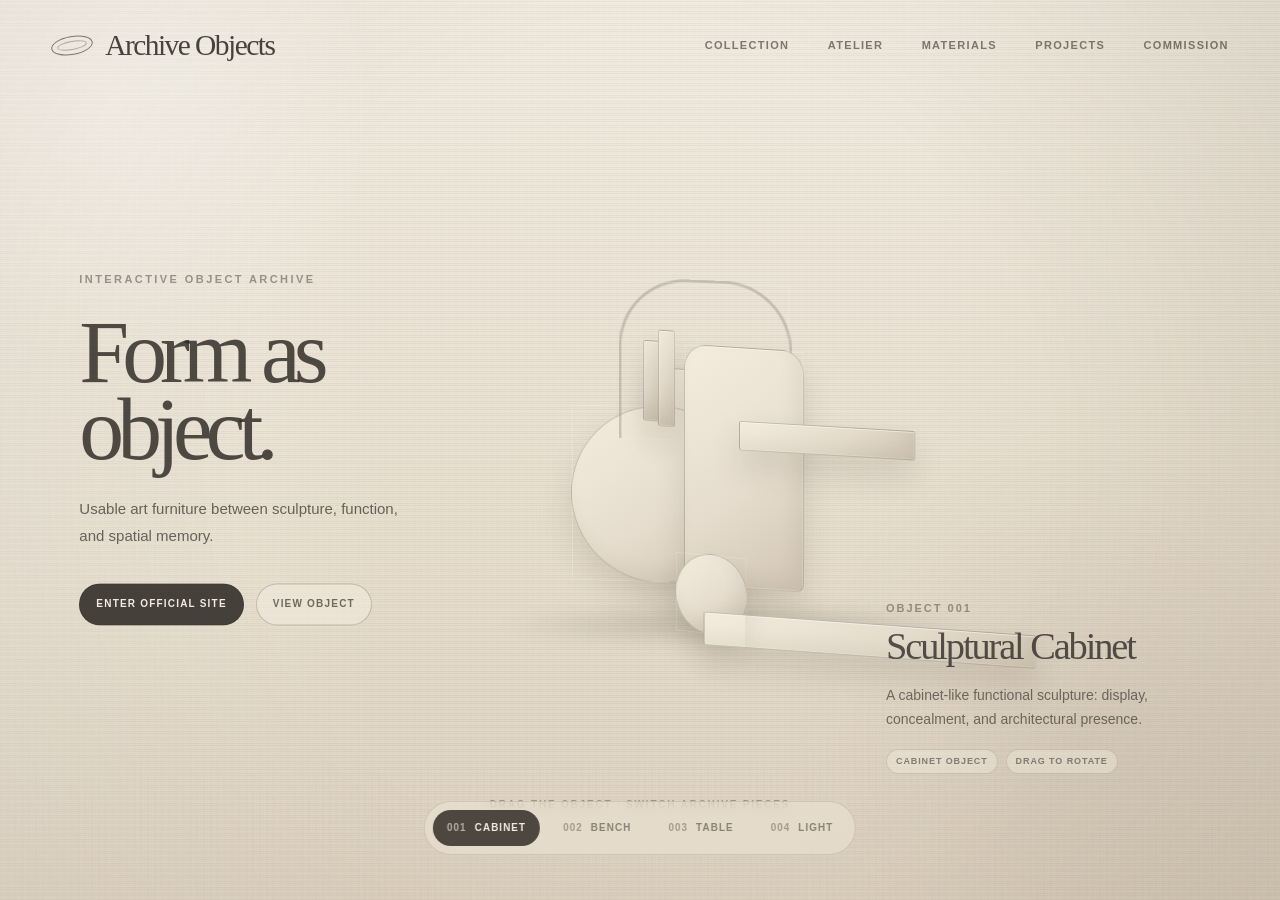
<file: index.html>
<!doctype html>
<html lang="en">
<head>
  <meta charset="utf-8" />
  <meta name="viewport" content="width=device-width, initial-scale=1" />
  <title>Archive Objects | Sculptural Entrance v2.5</title>
  <meta name="description" content="Archive Objects interactive sculptural entrance: rotate and switch non-realistic 3D art furniture objects." />
  <link rel="stylesheet" href="styles.css" />
</head>
<body>
  <!--
    文件/模块目的：
    v2.5 入口页改为艺术肌理背景 + 可旋转非写实 3D 雕塑家具 + 作品切换。

    输入输出与规则：
    输入为纯 HTML/CSS/JS；输出为可线上运行的静态入口页。
    不依赖外部库、CDN、后端或真实 GLB 文件；后续有真实模型时可替换中央 CSS 3D 草模。

    关键步骤为什么这样做：
    用户要的不是科技渲染器，而是“艺术家具品牌入口装置”。先用可交互 3D 草模建立方向，保留艺术感、留白和材质背景。
  -->
  <main class="entrance-shell" id="entranceShell">
    <header class="entrance-header" aria-label="Primary navigation">
      <a class="brand" href="index.html" aria-label="Archive Objects home">
        <span class="brand-mark" aria-hidden="true"></span>
        <span>Archive Objects</span>
      </a>
      <nav class="entrance-nav">
        <a href="collection.html">Collection</a>
        <a href="atelier.html">Atelier</a>
        <a href="materials.html">Materials</a>
        <a href="project-studies.html">Projects</a>
        <a href="commission.html">Commission</a>
      </nav>
    </header>

    <section class="art-entrance" aria-label="Interactive sculptural object entrance">
      <div class="paper-field" aria-hidden="true"></div>
      <div class="left-copy" aria-label="Brand introduction">
        <p class="eyebrow">Interactive object archive</p>
        <h1>Form as object.</h1>
        <p>Usable art furniture between sculpture, function, and spatial memory.</p>
        <div class="entry-actions">
          <a class="primary-link" id="enterOfficial" href="official.html">Enter official site</a>
          <a class="secondary-link" id="viewObject" href="products/cabinet.html">View object</a>
        </div>
      </div>

      <div class="object-stage" id="objectStage" aria-label="Drag to rotate the current 3D object">
        <div class="stage-shadow" aria-hidden="true"></div>
        <div class="model-wrap" id="modelWrap">
          <div class="sculpture-model model--cabinet" id="sculptureModel" aria-hidden="true">
            <div class="piece slab slab-main"></div>
            <div class="piece slab slab-back"></div>
            <div class="piece disc disc-large"></div>
            <div class="piece disc disc-small"></div>
            <div class="piece beam beam-low"></div>
            <div class="piece beam beam-high"></div>
            <div class="piece pin pin-left"></div>
            <div class="piece pin pin-right"></div>
            <div class="piece arch arch-line"></div>
          </div>
        </div>
      </div>

      <aside class="object-panel" aria-live="polite">
        <p class="object-id" id="objectId">Object 001</p>
        <h2 id="objectName">Sculptural Cabinet</h2>
        <p id="objectText">A cabinet-like functional sculpture: display, concealment, and architectural presence.</p>
        <div class="object-meta"><span id="objectType">Cabinet Object</span><span>Drag to rotate</span></div>
      </aside>

      <div class="object-switcher" aria-label="Switch entrance object">
        <button type="button" class="is-active" data-object="cabinet"><span>001</span>Cabinet</button>
        <button type="button" data-object="bench"><span>002</span>Bench</button>
        <button type="button" data-object="table"><span>003</span>Table</button>
        <button type="button" data-object="light"><span>004</span>Light</button>
      </div>

      <div class="rotate-hint" aria-hidden="true">Drag the object · switch archive pieces</div>
    </section>
  </main>
  <script src="script.js"></script>
</body>
</html>
</file>
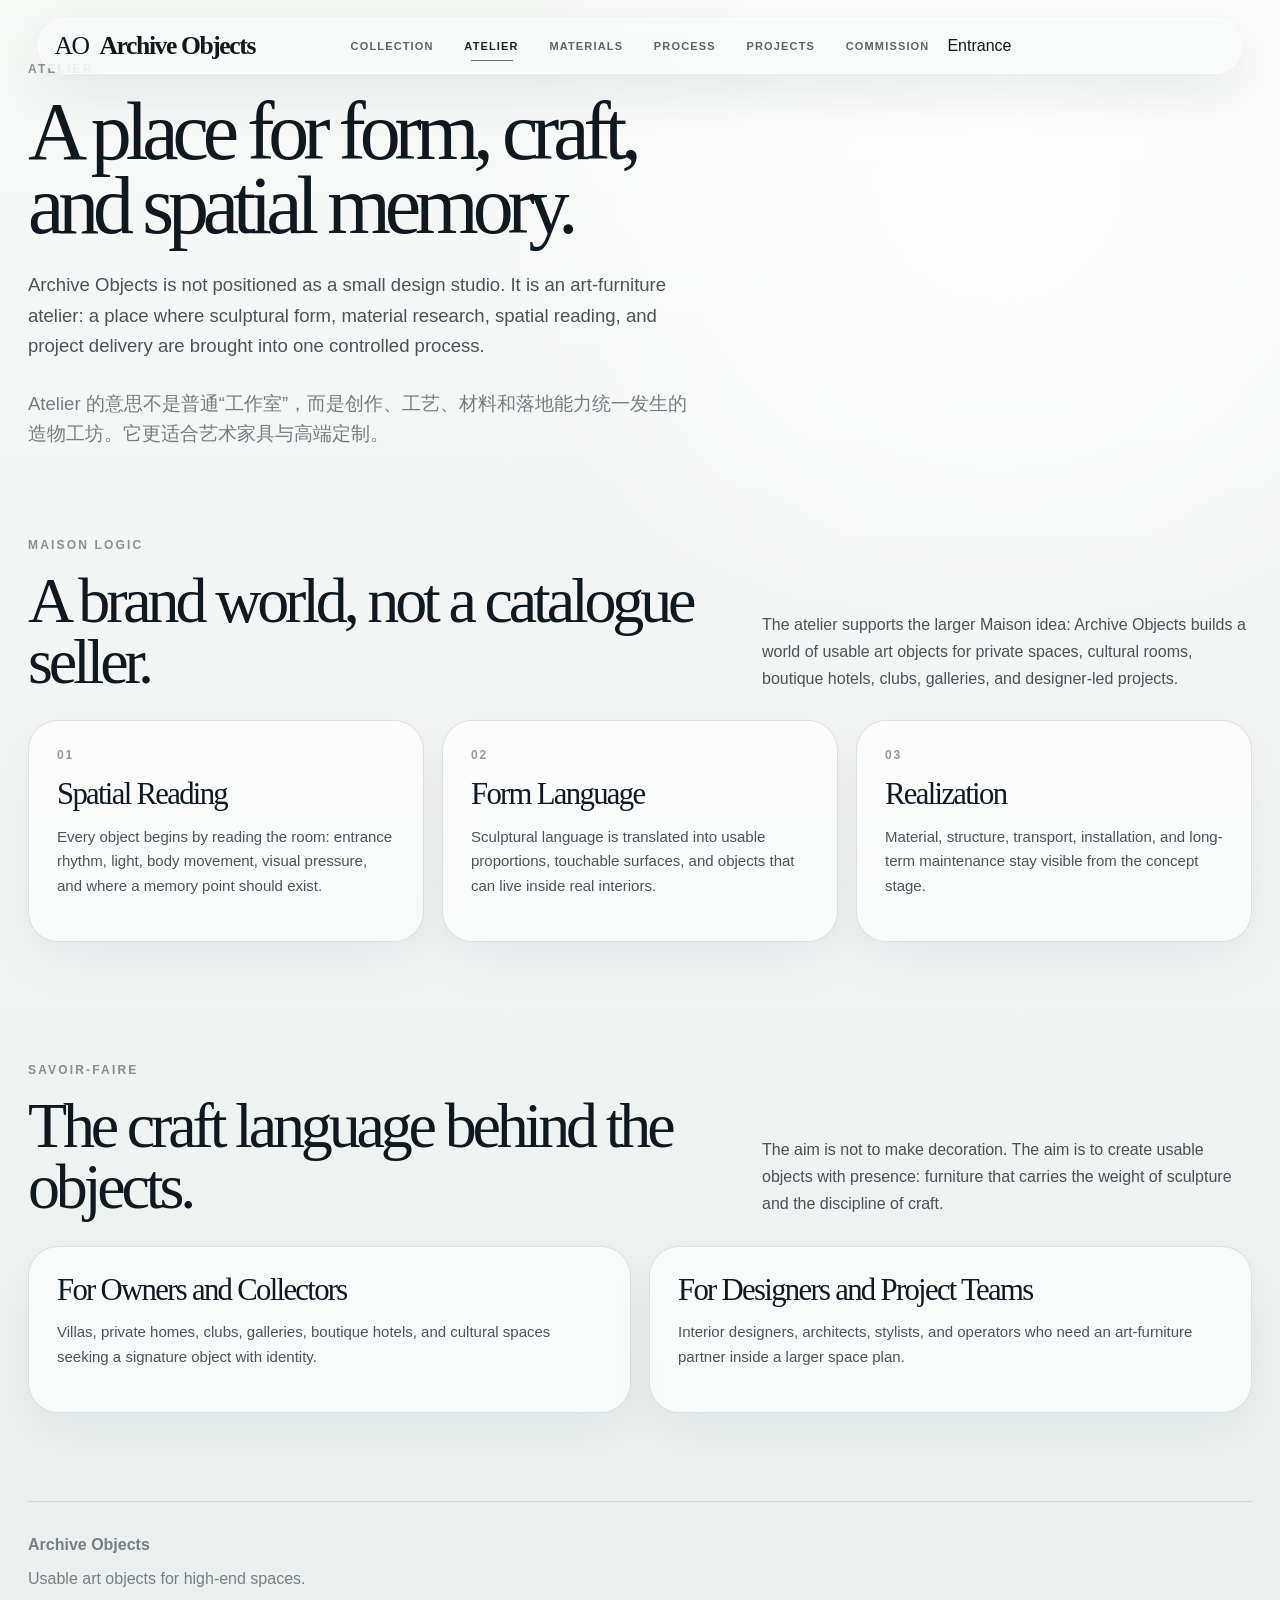
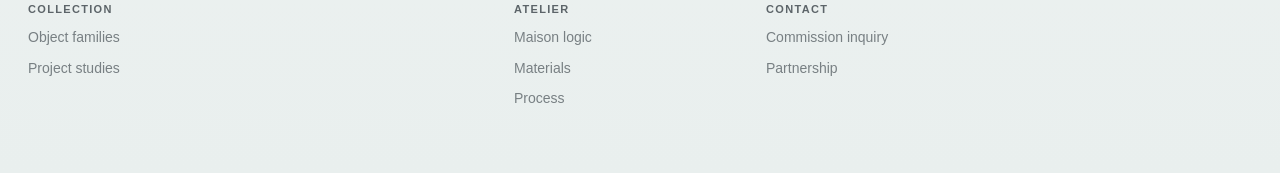
<file: atelier.html>
<!doctype html>
<html lang="en">
<head>
  <meta charset="utf-8" />
  <meta name="viewport" content="width=device-width, initial-scale=1" />
  <title>Archive Objects | Atelier</title>
  <meta name="description" content="Atelier, design method, and craft logic behind Archive Objects." />
  <link rel="stylesheet" href="official.css" />
</head>
<body class="official-body">
<header class="official-header">
  <a class="official-brand" href="official.html"><span>AO</span><strong>Archive Objects</strong></a>
  <nav class="official-nav" aria-label="Official navigation">
    <a data-page href="collection.html">Collection</a>
    <a data-page href="atelier.html">Atelier</a>
    <a data-page href="materials.html">Materials</a>
    <a data-page href="process.html">Process</a>
    <a data-page href="project-studies.html">Projects</a>
    <a data-page href="commission.html">Commission</a>
  </nav>
  <a class="official-cta" href="../index.html">Entrance</a>
</header>
<main class="official-main">
  <section class="page-hero compact">
    <div>
      <p class="page-kicker">Atelier</p>
      <h1 class="page-title medium">A place for form, craft, and spatial memory.</h1>
      <p class="page-lede">Archive Objects is not positioned as a small design studio. It is an art-furniture atelier: a place where sculptural form, material research, spatial reading, and project delivery are brought into one controlled process.</p>
      <p class="page-lede cn">Atelier 的意思不是普通“工作室”，而是创作、工艺、材料和落地能力统一发生的造物工坊。它更适合艺术家具与高端定制。</p>
    </div>
  </section>

  <section class="section-block">
    <div class="section-head">
      <div>
        <p class="section-kicker">Maison Logic</p>
        <h2 class="section-title">A brand world, not a catalogue seller.</h2>
      </div>
      <p class="section-copy">The atelier supports the larger Maison idea: Archive Objects builds a world of usable art objects for private spaces, cultural rooms, boutique hotels, clubs, galleries, and designer-led projects.</p>
    </div>
    <div class="content-grid three">
      <article class="info-card"><span class="card-index">01</span><h2>Spatial Reading</h2><p>Every object begins by reading the room: entrance rhythm, light, body movement, visual pressure, and where a memory point should exist.</p></article>
      <article class="info-card"><span class="card-index">02</span><h2>Form Language</h2><p>Sculptural language is translated into usable proportions, touchable surfaces, and objects that can live inside real interiors.</p></article>
      <article class="info-card"><span class="card-index">03</span><h2>Realization</h2><p>Material, structure, transport, installation, and long-term maintenance stay visible from the concept stage.</p></article>
    </div>
  </section>

  <section class="section-block">
    <div class="section-head">
      <div>
        <p class="section-kicker">Savoir-faire</p>
        <h2 class="section-title">The craft language behind the objects.</h2>
      </div>
      <p class="section-copy">The aim is not to make decoration. The aim is to create usable objects with presence: furniture that carries the weight of sculpture and the discipline of craft.</p>
    </div>
    <div class="content-grid two">
      <article class="info-card"><h2>For Owners and Collectors</h2><p>Villas, private homes, clubs, galleries, boutique hotels, and cultural spaces seeking a signature object with identity.</p></article>
      <article class="info-card"><h2>For Designers and Project Teams</h2><p>Interior designers, architects, stylists, and operators who need an art-furniture partner inside a larger space plan.</p></article>
    </div>
  </section>
</main>
<footer class="official-footer"><div><strong>Archive Objects</strong><p>Usable art objects for high-end spaces.</p></div><div class="footer-grid"><div><h3>Collection</h3><a href="collection.html">Object families</a><a href="project-studies.html">Project studies</a></div><div><h3>Atelier</h3><a href="atelier.html">Maison logic</a><a href="materials.html">Materials</a><a href="process.html">Process</a></div><div><h3>Contact</h3><a href="commission.html">Commission inquiry</a><a href="contact.html">Partnership</a></div></div></footer>
<script src="official.js"></script>
</body>
</html>
</file>
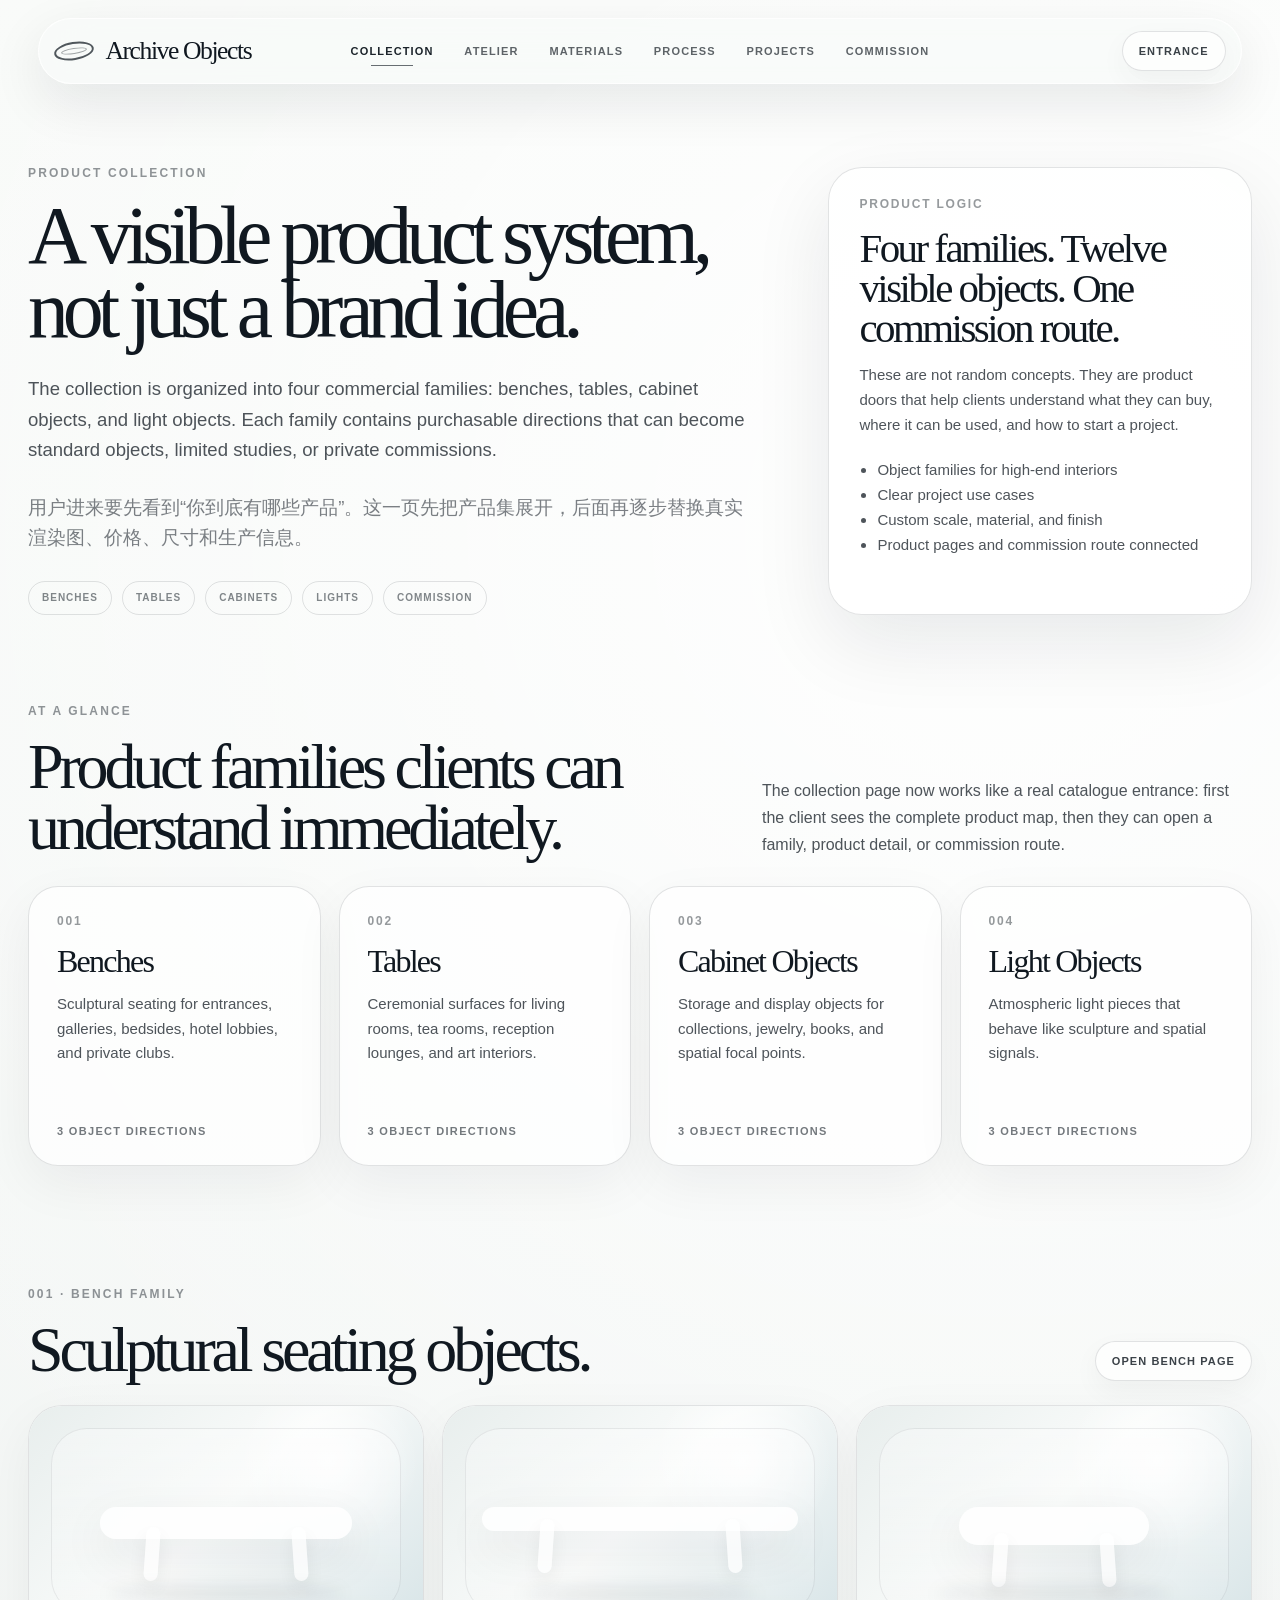
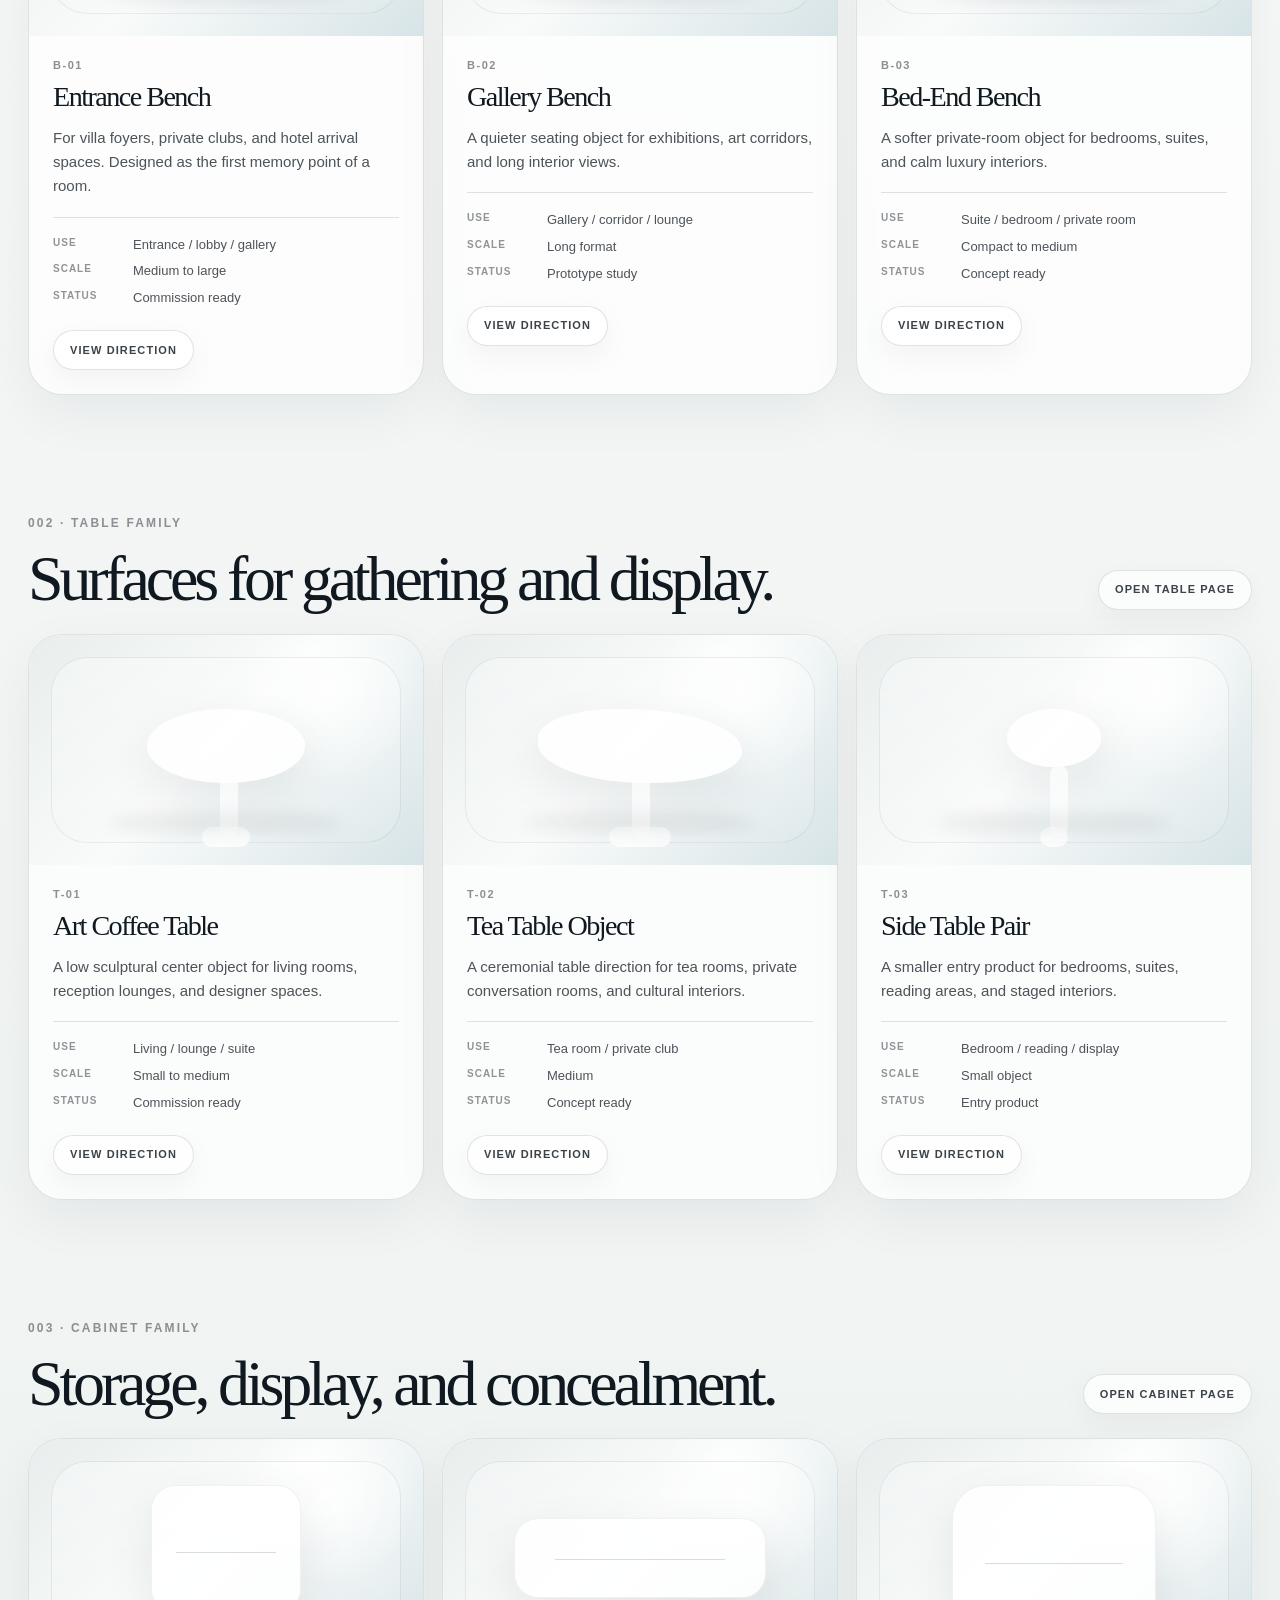
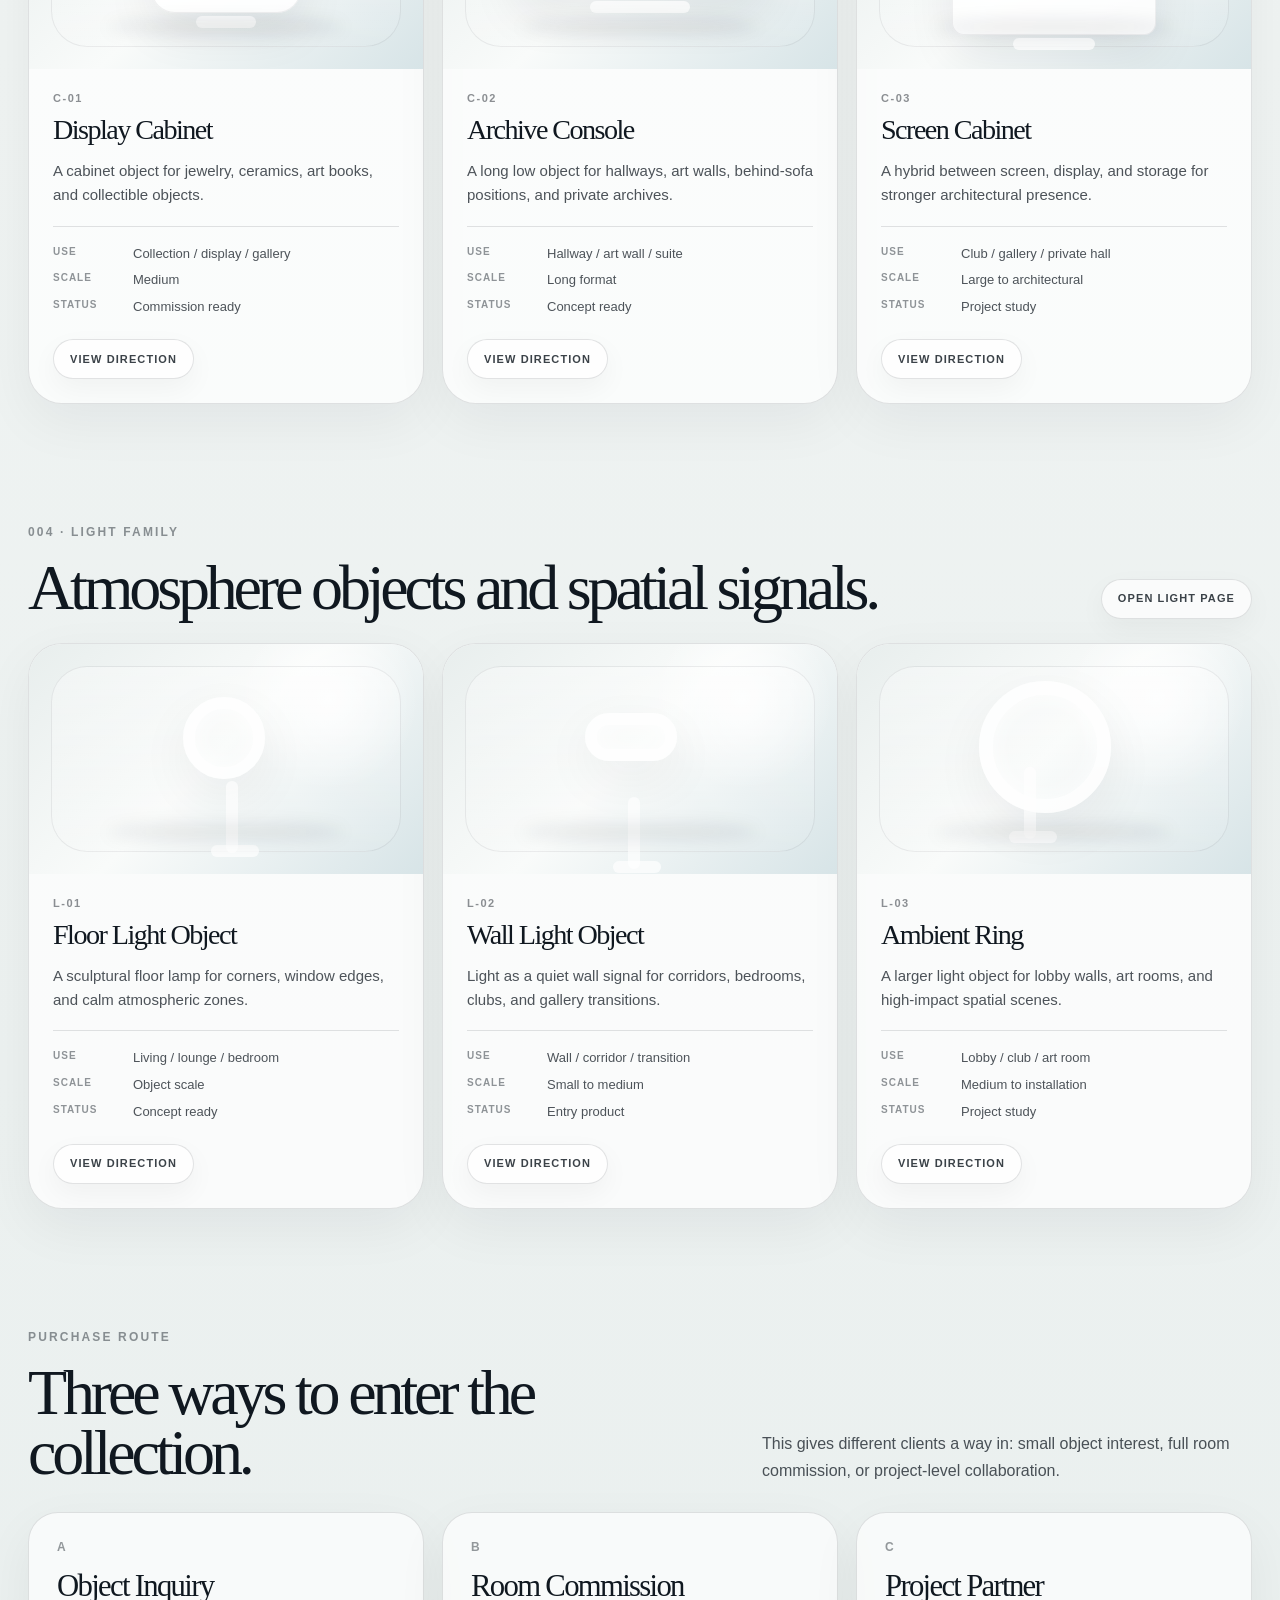
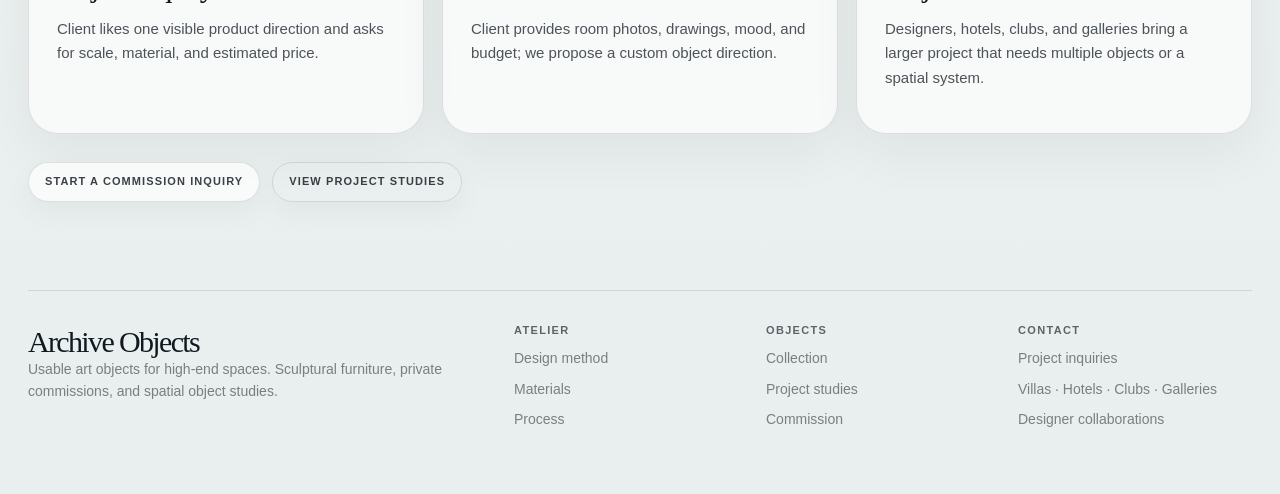
<file: collection.html>
<!doctype html>
<html lang="en">
<head>
  <meta charset="utf-8" />
  <meta name="viewport" content="width=device-width, initial-scale=1" />
  <title>Archive Objects | Collection</title>
  <meta name="description" content="Collection of sculptural benches, art tables, cabinet objects, and light objects." />
  <link rel="stylesheet" href="official.css" />
</head>
<body>
  <!--
    文件/模块目的：
    Archive Objects 官方站独立页面。入口页负责第一眼氛围，官方页面负责解释、信任和转化。

    输入输出与规则：
    输入为本地静态资源；输出为可双击打开的多页面官网。
    导航跳转到独立 HTML 页面，不再把所有内容塞在一个长页面里。

    关键步骤为什么这样做：
    高端定制客户需要分层理解：先看品牌，再看产品、方法、材料、流程、案例，最后进入委托咨询。
  -->
  <div class="official-shell ">
    
<header class="official-header" aria-label="Official navigation">
  <a class="official-brand" href="official.html"><span class="brand-icon" aria-hidden="true"></span><span>Archive Objects</span></a>
  <nav class="official-nav">
    <a data-page href="collection.html">Collection</a>
    <a data-page href="atelier.html">Atelier</a>
    <a data-page href="materials.html">Materials</a>
    <a data-page href="process.html">Process</a>
    <a data-page href="project-studies.html">Projects</a>
    <a data-page href="commission.html">Commission</a>
  </nav>
  <div class="official-actions"><a class="pill-link" href="index.html">Entrance</a></div>
</header>

    

<main class="official-main">
  <section class="page-hero compact collection-hero">
    <div>
      <p class="page-kicker">Product Collection</p>
      <h1 class="page-title medium">A visible product system, not just a brand idea.</h1>
      <p class="page-lede">The collection is organized into four commercial families: benches, tables, cabinet objects, and light objects. Each family contains purchasable directions that can become standard objects, limited studies, or private commissions.</p>
      <p class="page-lede cn">用户进来要先看到“你到底有哪些产品”。这一页先把产品集展开，后面再逐步替换真实渲染图、价格、尺寸和生产信息。</p>
      <div class="product-nav catalog-nav">
        <a href="#bench-family">Benches</a>
        <a href="#table-family">Tables</a>
        <a href="#cabinet-family">Cabinets</a>
        <a href="#light-family">Lights</a>
        <a href="commission.html">Commission</a>
      </div>
    </div>
    <aside class="collection-summary-card">
      <span class="card-index">Product Logic</span>
      <h2>Four families. Twelve visible objects. One commission route.</h2>
      <p>These are not random concepts. They are product doors that help clients understand what they can buy, where it can be used, and how to start a project.</p>
      <ul>
        <li>Object families for high-end interiors</li>
        <li>Clear project use cases</li>
        <li>Custom scale, material, and finish</li>
        <li>Product pages and commission route connected</li>
      </ul>
    </aside>
  </section>

  <section class="section-block product-catalog-overview">
    <div class="section-head">
      <div>
        <p class="section-kicker">At a Glance</p>
        <h2 class="section-title">Product families clients can understand immediately.</h2>
      </div>
      <p class="section-copy">The collection page now works like a real catalogue entrance: first the client sees the complete product map, then they can open a family, product detail, or commission route.</p>
    </div>
    <div class="family-grid">
      <a class="family-card" href="#bench-family"><span class="card-index">001</span><h2>Benches</h2><p>Sculptural seating for entrances, galleries, bedsides, hotel lobbies, and private clubs.</p><strong>3 object directions</strong></a>
      <a class="family-card" href="#table-family"><span class="card-index">002</span><h2>Tables</h2><p>Ceremonial surfaces for living rooms, tea rooms, reception lounges, and art interiors.</p><strong>3 object directions</strong></a>
      <a class="family-card" href="#cabinet-family"><span class="card-index">003</span><h2>Cabinet Objects</h2><p>Storage and display objects for collections, jewelry, books, and spatial focal points.</p><strong>3 object directions</strong></a>
      <a class="family-card" href="#light-family"><span class="card-index">004</span><h2>Light Objects</h2><p>Atmospheric light pieces that behave like sculpture and spatial signals.</p><strong>3 object directions</strong></a>
    </div>
  </section>

  <section class="section-block catalog-family" id="bench-family">
    <div class="catalog-family-head">
      <div><p class="section-kicker">001 · Bench Family</p><h2 class="section-title">Sculptural seating objects.</h2></div>
      <a class="page-button" href="products/bench.html">Open bench page</a>
    </div>
    <div class="catalog-grid">
      <article class="catalog-card"><div class="catalog-visual bench-a" aria-hidden="true"><span></span></div><div class="catalog-body"><span class="product-code">B-01</span><h3>Entrance Bench</h3><p>For villa foyers, private clubs, and hotel arrival spaces. Designed as the first memory point of a room.</p><dl><dt>Use</dt><dd>Entrance / lobby / gallery</dd><dt>Scale</dt><dd>Medium to large</dd><dt>Status</dt><dd>Commission ready</dd></dl><a class="text-link" href="products/bench.html">View direction</a></div></article>
      <article class="catalog-card"><div class="catalog-visual bench-b" aria-hidden="true"><span></span></div><div class="catalog-body"><span class="product-code">B-02</span><h3>Gallery Bench</h3><p>A quieter seating object for exhibitions, art corridors, and long interior views.</p><dl><dt>Use</dt><dd>Gallery / corridor / lounge</dd><dt>Scale</dt><dd>Long format</dd><dt>Status</dt><dd>Prototype study</dd></dl><a class="text-link" href="products/bench.html">View direction</a></div></article>
      <article class="catalog-card"><div class="catalog-visual bench-c" aria-hidden="true"><span></span></div><div class="catalog-body"><span class="product-code">B-03</span><h3>Bed-End Bench</h3><p>A softer private-room object for bedrooms, suites, and calm luxury interiors.</p><dl><dt>Use</dt><dd>Suite / bedroom / private room</dd><dt>Scale</dt><dd>Compact to medium</dd><dt>Status</dt><dd>Concept ready</dd></dl><a class="text-link" href="products/bench.html">View direction</a></div></article>
    </div>
  </section>

  <section class="section-block catalog-family" id="table-family">
    <div class="catalog-family-head">
      <div><p class="section-kicker">002 · Table Family</p><h2 class="section-title">Surfaces for gathering and display.</h2></div>
      <a class="page-button" href="products/table.html">Open table page</a>
    </div>
    <div class="catalog-grid">
      <article class="catalog-card"><div class="catalog-visual table-a" aria-hidden="true"><span></span></div><div class="catalog-body"><span class="product-code">T-01</span><h3>Art Coffee Table</h3><p>A low sculptural center object for living rooms, reception lounges, and designer spaces.</p><dl><dt>Use</dt><dd>Living / lounge / suite</dd><dt>Scale</dt><dd>Small to medium</dd><dt>Status</dt><dd>Commission ready</dd></dl><a class="text-link" href="products/table.html">View direction</a></div></article>
      <article class="catalog-card"><div class="catalog-visual table-b" aria-hidden="true"><span></span></div><div class="catalog-body"><span class="product-code">T-02</span><h3>Tea Table Object</h3><p>A ceremonial table direction for tea rooms, private conversation rooms, and cultural interiors.</p><dl><dt>Use</dt><dd>Tea room / private club</dd><dt>Scale</dt><dd>Medium</dd><dt>Status</dt><dd>Concept ready</dd></dl><a class="text-link" href="products/table.html">View direction</a></div></article>
      <article class="catalog-card"><div class="catalog-visual table-c" aria-hidden="true"><span></span></div><div class="catalog-body"><span class="product-code">T-03</span><h3>Side Table Pair</h3><p>A smaller entry product for bedrooms, suites, reading areas, and staged interiors.</p><dl><dt>Use</dt><dd>Bedroom / reading / display</dd><dt>Scale</dt><dd>Small object</dd><dt>Status</dt><dd>Entry product</dd></dl><a class="text-link" href="products/table.html">View direction</a></div></article>
    </div>
  </section>

  <section class="section-block catalog-family" id="cabinet-family">
    <div class="catalog-family-head">
      <div><p class="section-kicker">003 · Cabinet Family</p><h2 class="section-title">Storage, display, and concealment.</h2></div>
      <a class="page-button" href="products/cabinet.html">Open cabinet page</a>
    </div>
    <div class="catalog-grid">
      <article class="catalog-card"><div class="catalog-visual cabinet-a" aria-hidden="true"><span></span></div><div class="catalog-body"><span class="product-code">C-01</span><h3>Display Cabinet</h3><p>A cabinet object for jewelry, ceramics, art books, and collectible objects.</p><dl><dt>Use</dt><dd>Collection / display / gallery</dd><dt>Scale</dt><dd>Medium</dd><dt>Status</dt><dd>Commission ready</dd></dl><a class="text-link" href="products/cabinet.html">View direction</a></div></article>
      <article class="catalog-card"><div class="catalog-visual cabinet-b" aria-hidden="true"><span></span></div><div class="catalog-body"><span class="product-code">C-02</span><h3>Archive Console</h3><p>A long low object for hallways, art walls, behind-sofa positions, and private archives.</p><dl><dt>Use</dt><dd>Hallway / art wall / suite</dd><dt>Scale</dt><dd>Long format</dd><dt>Status</dt><dd>Concept ready</dd></dl><a class="text-link" href="products/cabinet.html">View direction</a></div></article>
      <article class="catalog-card"><div class="catalog-visual cabinet-c" aria-hidden="true"><span></span></div><div class="catalog-body"><span class="product-code">C-03</span><h3>Screen Cabinet</h3><p>A hybrid between screen, display, and storage for stronger architectural presence.</p><dl><dt>Use</dt><dd>Club / gallery / private hall</dd><dt>Scale</dt><dd>Large to architectural</dd><dt>Status</dt><dd>Project study</dd></dl><a class="text-link" href="products/cabinet.html">View direction</a></div></article>
    </div>
  </section>

  <section class="section-block catalog-family" id="light-family">
    <div class="catalog-family-head">
      <div><p class="section-kicker">004 · Light Family</p><h2 class="section-title">Atmosphere objects and spatial signals.</h2></div>
      <a class="page-button" href="products/lamp.html">Open light page</a>
    </div>
    <div class="catalog-grid">
      <article class="catalog-card"><div class="catalog-visual light-a" aria-hidden="true"><span></span></div><div class="catalog-body"><span class="product-code">L-01</span><h3>Floor Light Object</h3><p>A sculptural floor lamp for corners, window edges, and calm atmospheric zones.</p><dl><dt>Use</dt><dd>Living / lounge / bedroom</dd><dt>Scale</dt><dd>Object scale</dd><dt>Status</dt><dd>Concept ready</dd></dl><a class="text-link" href="products/lamp.html">View direction</a></div></article>
      <article class="catalog-card"><div class="catalog-visual light-b" aria-hidden="true"><span></span></div><div class="catalog-body"><span class="product-code">L-02</span><h3>Wall Light Object</h3><p>Light as a quiet wall signal for corridors, bedrooms, clubs, and gallery transitions.</p><dl><dt>Use</dt><dd>Wall / corridor / transition</dd><dt>Scale</dt><dd>Small to medium</dd><dt>Status</dt><dd>Entry product</dd></dl><a class="text-link" href="products/lamp.html">View direction</a></div></article>
      <article class="catalog-card"><div class="catalog-visual light-c" aria-hidden="true"><span></span></div><div class="catalog-body"><span class="product-code">L-03</span><h3>Ambient Ring</h3><p>A larger light object for lobby walls, art rooms, and high-impact spatial scenes.</p><dl><dt>Use</dt><dd>Lobby / club / art room</dd><dt>Scale</dt><dd>Medium to installation</dd><dt>Status</dt><dd>Project study</dd></dl><a class="text-link" href="products/lamp.html">View direction</a></div></article>
    </div>
  </section>

  <section class="section-block">
    <div class="section-head"><div><p class="section-kicker">Purchase Route</p><h2 class="section-title">Three ways to enter the collection.</h2></div><p class="section-copy">This gives different clients a way in: small object interest, full room commission, or project-level collaboration.</p></div>
    <div class="content-grid three">
      <article class="info-card"><span class="card-index">A</span><h2>Object Inquiry</h2><p>Client likes one visible product direction and asks for scale, material, and estimated price.</p></article>
      <article class="info-card"><span class="card-index">B</span><h2>Room Commission</h2><p>Client provides room photos, drawings, mood, and budget; we propose a custom object direction.</p></article>
      <article class="info-card"><span class="card-index">C</span><h2>Project Partner</h2><p>Designers, hotels, clubs, and galleries bring a larger project that needs multiple objects or a spatial system.</p></article>
    </div>
    <div class="collection-cta"><a class="page-button" href="commission.html">Start a commission inquiry</a><a class="page-button ghost" href="project-studies.html">View project studies</a></div>
  </section>
</main>


    <footer class="official-footer">
      <div class="footer-grid">
        <div>
          <div class="footer-brand">Archive Objects</div>
          <p>Usable art objects for high-end spaces. Sculptural furniture, private commissions, and spatial object studies.</p>
        </div>
        <div><h3>Atelier</h3><a href="atelier.html">Design method</a><a href="materials.html">Materials</a><a href="process.html">Process</a></div>
        <div><h3>Objects</h3><a href="collection.html">Collection</a><a href="project-studies.html">Project studies</a><a href="commission.html">Commission</a></div>
        <div><h3>Contact</h3><p>Project inquiries</p><p>Villas · Hotels · Clubs · Galleries</p><p>Designer collaborations</p></div>
      </div>
    </footer>
  </div>
  <script src="official.js"></script>
</body>
</html>
</file>
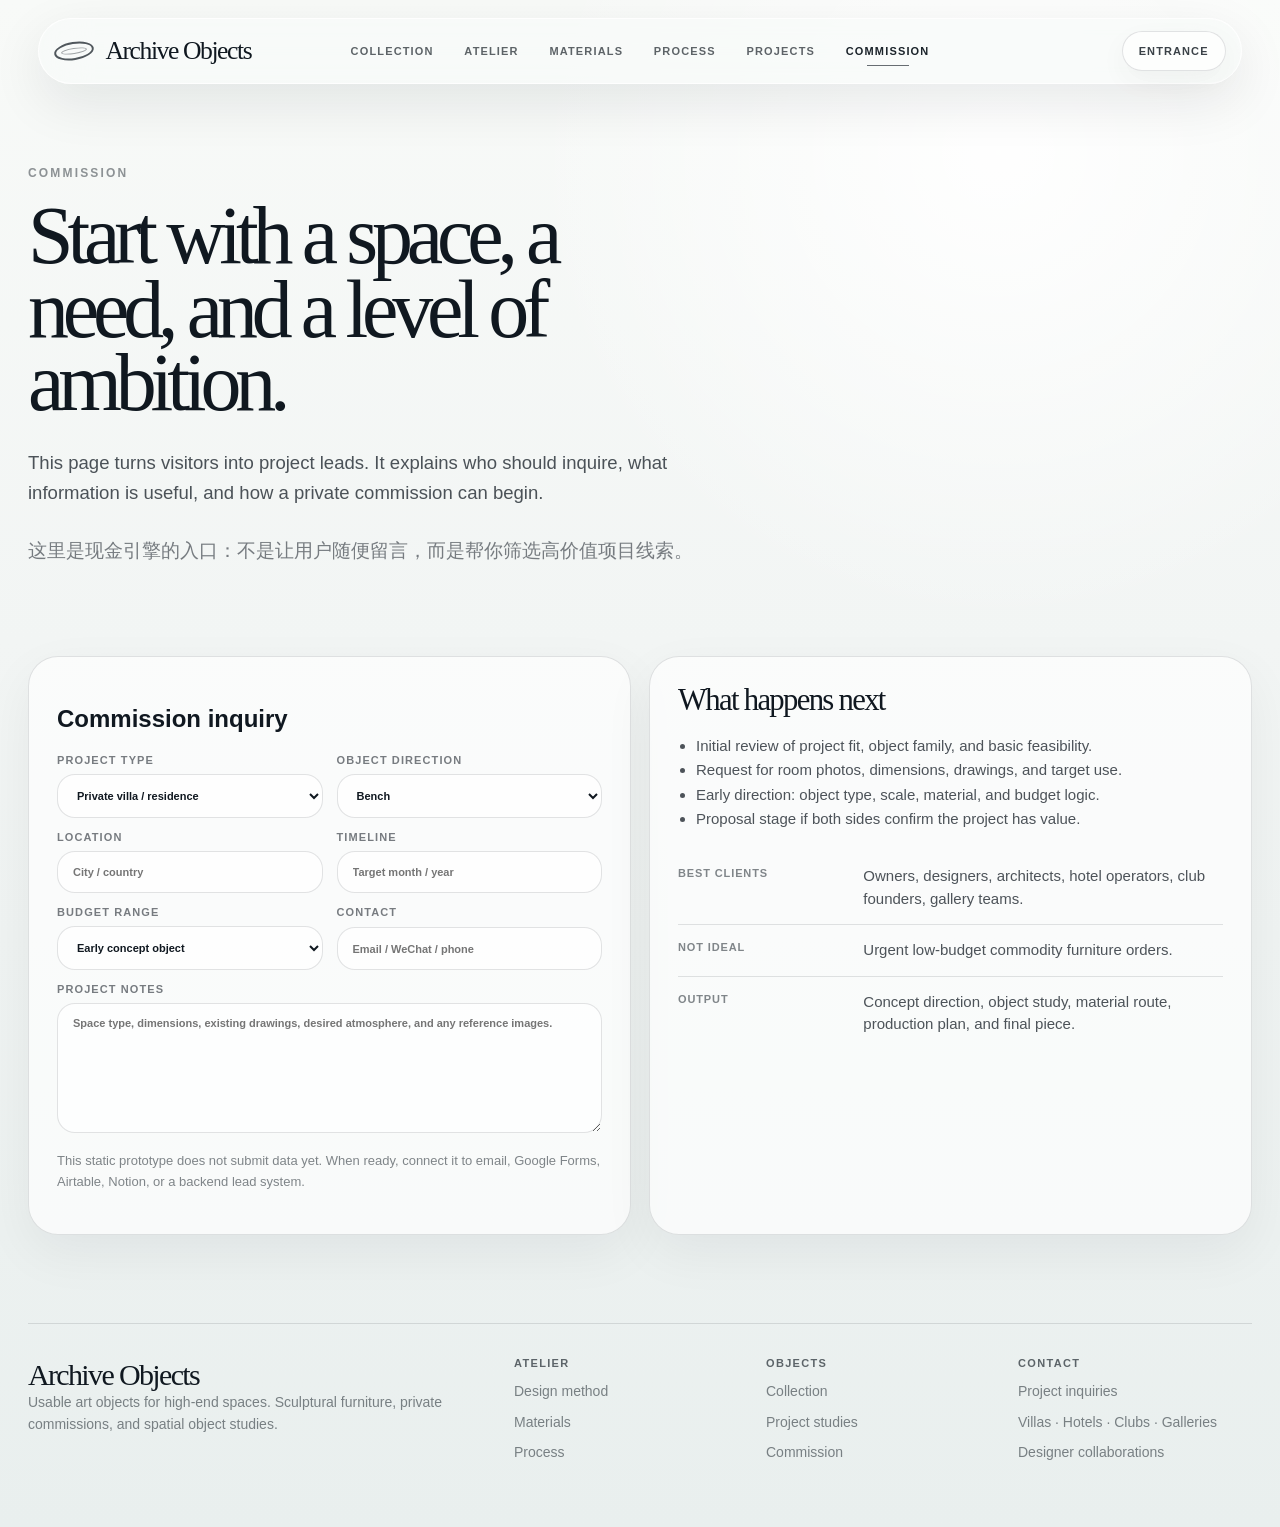
<file: commission.html>
<!doctype html>
<html lang="en">
<head>
  <meta charset="utf-8" />
  <meta name="viewport" content="width=device-width, initial-scale=1" />
  <title>Archive Objects | Commission</title>
  <meta name="description" content="Commission inquiry for private art furniture and spatial objects." />
  <link rel="stylesheet" href="official.css" />
</head>
<body>
  <!--
    文件/模块目的：
    Archive Objects 官方站独立页面。入口页负责第一眼氛围，官方页面负责解释、信任和转化。

    输入输出与规则：
    输入为本地静态资源；输出为可双击打开的多页面官网。
    导航跳转到独立 HTML 页面，不再把所有内容塞在一个长页面里。

    关键步骤为什么这样做：
    高端定制客户需要分层理解：先看品牌，再看产品、方法、材料、流程、案例，最后进入委托咨询。
  -->
  <div class="official-shell ">
    
<header class="official-header" aria-label="Official navigation">
  <a class="official-brand" href="official.html"><span class="brand-icon" aria-hidden="true"></span><span>Archive Objects</span></a>
  <nav class="official-nav">
    <a data-page href="collection.html">Collection</a>
    <a data-page href="atelier.html">Atelier</a>
    <a data-page href="materials.html">Materials</a>
    <a data-page href="process.html">Process</a>
    <a data-page href="project-studies.html">Projects</a>
    <a data-page href="commission.html">Commission</a>
  </nav>
  <div class="official-actions"><a class="pill-link" href="index.html">Entrance</a></div>
</header>

    
<main class="official-main">
  <section class="page-hero compact"><div><p class="page-kicker">Commission</p><h1 class="page-title medium">Start with a space, a need, and a level of ambition.</h1><p class="page-lede">This page turns visitors into project leads. It explains who should inquire, what information is useful, and how a private commission can begin.</p><p class="page-lede cn">这里是现金引擎的入口：不是让用户随便留言，而是帮你筛选高价值项目线索。</p></div></section>
  <section class="section-block"><div class="content-grid two"><article class="form-card"><h2>Commission inquiry</h2><form><div class="form-grid"><label>Project type<select><option>Private villa / residence</option><option>Boutique hotel</option><option>Private club</option><option>Gallery / exhibition space</option><option>Designer project</option></select></label><label>Object direction<select><option>Bench</option><option>Table</option><option>Cabinet</option><option>Light</option><option>Mixed spatial object</option></select></label><label>Location<input placeholder="City / country" /></label><label>Timeline<input placeholder="Target month / year" /></label><label>Budget range<select><option>Early concept object</option><option>Single commission piece</option><option>Large spatial installation</option><option>Not sure yet</option></select></label><label>Contact<input placeholder="Email / WeChat / phone" /></label><label class="wide">Project notes<textarea placeholder="Space type, dimensions, existing drawings, desired atmosphere, and any reference images."></textarea></label></div><p class="form-note">This static prototype does not submit data yet. When ready, connect it to email, Google Forms, Airtable, Notion, or a backend lead system.</p></form></article><article class="info-card"><h2>What happens next</h2><ul><li>Initial review of project fit, object family, and basic feasibility.</li><li>Request for room photos, dimensions, drawings, and target use.</li><li>Early direction: object type, scale, material, and budget logic.</li><li>Proposal stage if both sides confirm the project has value.</li></ul><table class="spec-table"><tr><th>Best clients</th><td>Owners, designers, architects, hotel operators, club founders, gallery teams.</td></tr><tr><th>Not ideal</th><td>Urgent low-budget commodity furniture orders.</td></tr><tr><th>Output</th><td>Concept direction, object study, material route, production plan, and final piece.</td></tr></table></article></div></section>
</main>

    <footer class="official-footer">
      <div class="footer-grid">
        <div>
          <div class="footer-brand">Archive Objects</div>
          <p>Usable art objects for high-end spaces. Sculptural furniture, private commissions, and spatial object studies.</p>
        </div>
        <div><h3>Atelier</h3><a href="atelier.html">Design method</a><a href="materials.html">Materials</a><a href="process.html">Process</a></div>
        <div><h3>Objects</h3><a href="collection.html">Collection</a><a href="project-studies.html">Project studies</a><a href="commission.html">Commission</a></div>
        <div><h3>Contact</h3><p>Project inquiries</p><p>Villas · Hotels · Clubs · Galleries</p><p>Designer collaborations</p></div>
      </div>
    </footer>
  </div>
  <script src="official.js"></script>
</body>
</html>
</file>
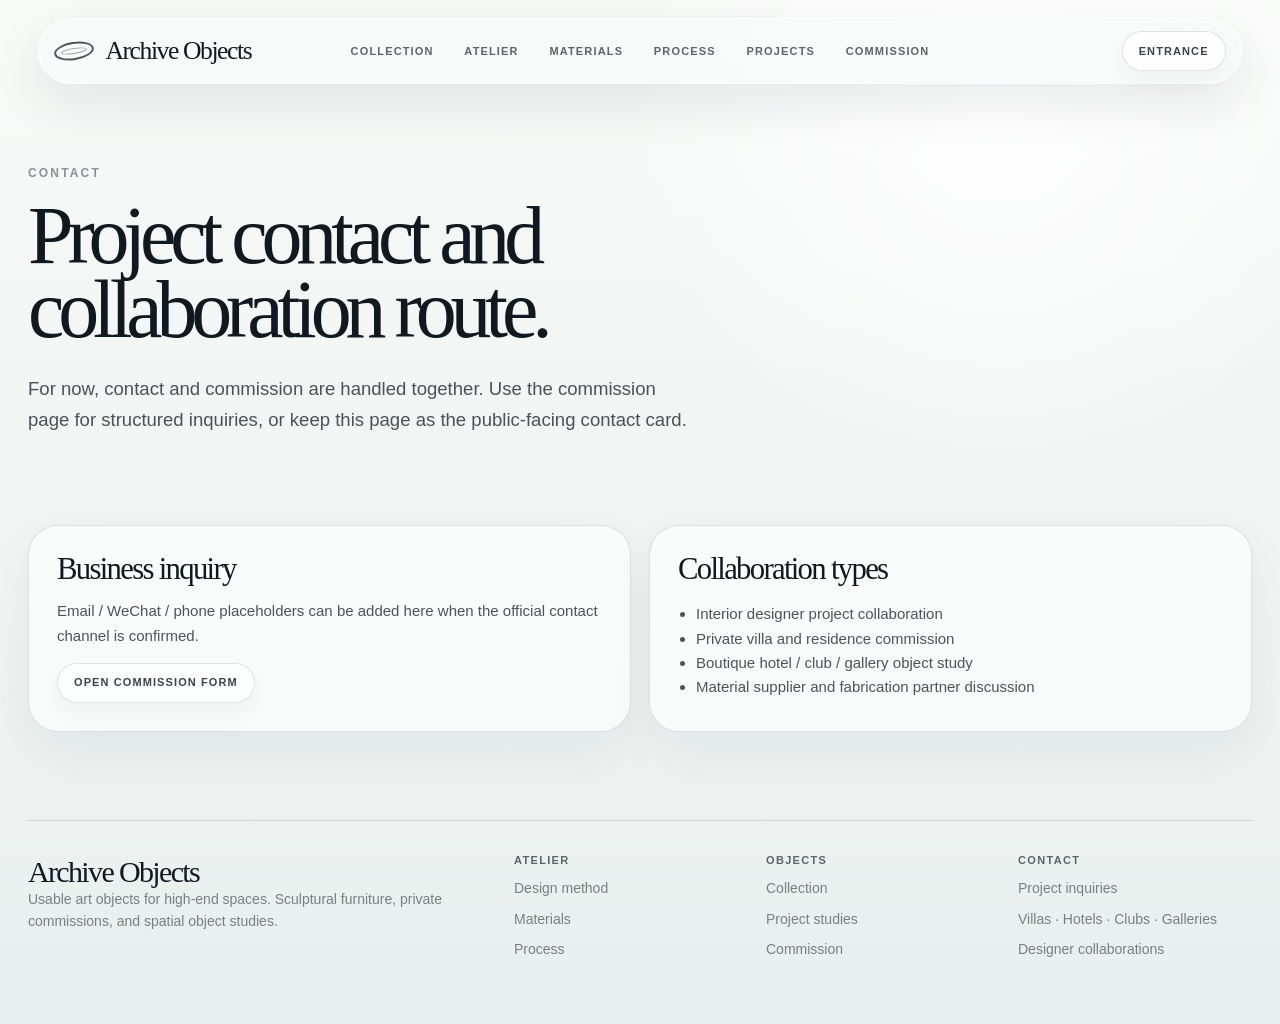
<file: contact.html>
<!doctype html>
<html lang="en">
<head>
  <meta charset="utf-8" />
  <meta name="viewport" content="width=device-width, initial-scale=1" />
  <title>Archive Objects | Contact</title>
  <meta name="description" content="Contact Archive Objects for project and commission inquiries." />
  <link rel="stylesheet" href="official.css" />
</head>
<body>
  <!--
    文件/模块目的：
    Archive Objects 官方站独立页面。入口页负责第一眼氛围，官方页面负责解释、信任和转化。

    输入输出与规则：
    输入为本地静态资源；输出为可双击打开的多页面官网。
    导航跳转到独立 HTML 页面，不再把所有内容塞在一个长页面里。

    关键步骤为什么这样做：
    高端定制客户需要分层理解：先看品牌，再看产品、方法、材料、流程、案例，最后进入委托咨询。
  -->
  <div class="official-shell ">
    
<header class="official-header" aria-label="Official navigation">
  <a class="official-brand" href="official.html"><span class="brand-icon" aria-hidden="true"></span><span>Archive Objects</span></a>
  <nav class="official-nav">
    <a data-page href="collection.html">Collection</a>
    <a data-page href="atelier.html">Atelier</a>
    <a data-page href="materials.html">Materials</a>
    <a data-page href="process.html">Process</a>
    <a data-page href="project-studies.html">Projects</a>
    <a data-page href="commission.html">Commission</a>
  </nav>
  <div class="official-actions"><a class="pill-link" href="index.html">Entrance</a></div>
</header>

    
<main class="official-main">
  <section class="page-hero compact"><div><p class="page-kicker">Contact</p><h1 class="page-title medium">Project contact and collaboration route.</h1><p class="page-lede">For now, contact and commission are handled together. Use the commission page for structured inquiries, or keep this page as the public-facing contact card.</p></div></section>
  <section class="section-block"><div class="content-grid two"><article class="info-card"><h2>Business inquiry</h2><p>Email / WeChat / phone placeholders can be added here when the official contact channel is confirmed.</p><a class="text-link" href="commission.html">Open commission form</a></article><article class="info-card"><h2>Collaboration types</h2><ul><li>Interior designer project collaboration</li><li>Private villa and residence commission</li><li>Boutique hotel / club / gallery object study</li><li>Material supplier and fabrication partner discussion</li></ul></article></div></section>
</main>

    <footer class="official-footer">
      <div class="footer-grid">
        <div>
          <div class="footer-brand">Archive Objects</div>
          <p>Usable art objects for high-end spaces. Sculptural furniture, private commissions, and spatial object studies.</p>
        </div>
        <div><h3>Atelier</h3><a href="atelier.html">Design method</a><a href="materials.html">Materials</a><a href="process.html">Process</a></div>
        <div><h3>Objects</h3><a href="collection.html">Collection</a><a href="project-studies.html">Project studies</a><a href="commission.html">Commission</a></div>
        <div><h3>Contact</h3><p>Project inquiries</p><p>Villas · Hotels · Clubs · Galleries</p><p>Designer collaborations</p></div>
      </div>
    </footer>
  </div>
  <script src="official.js"></script>
</body>
</html>
</file>
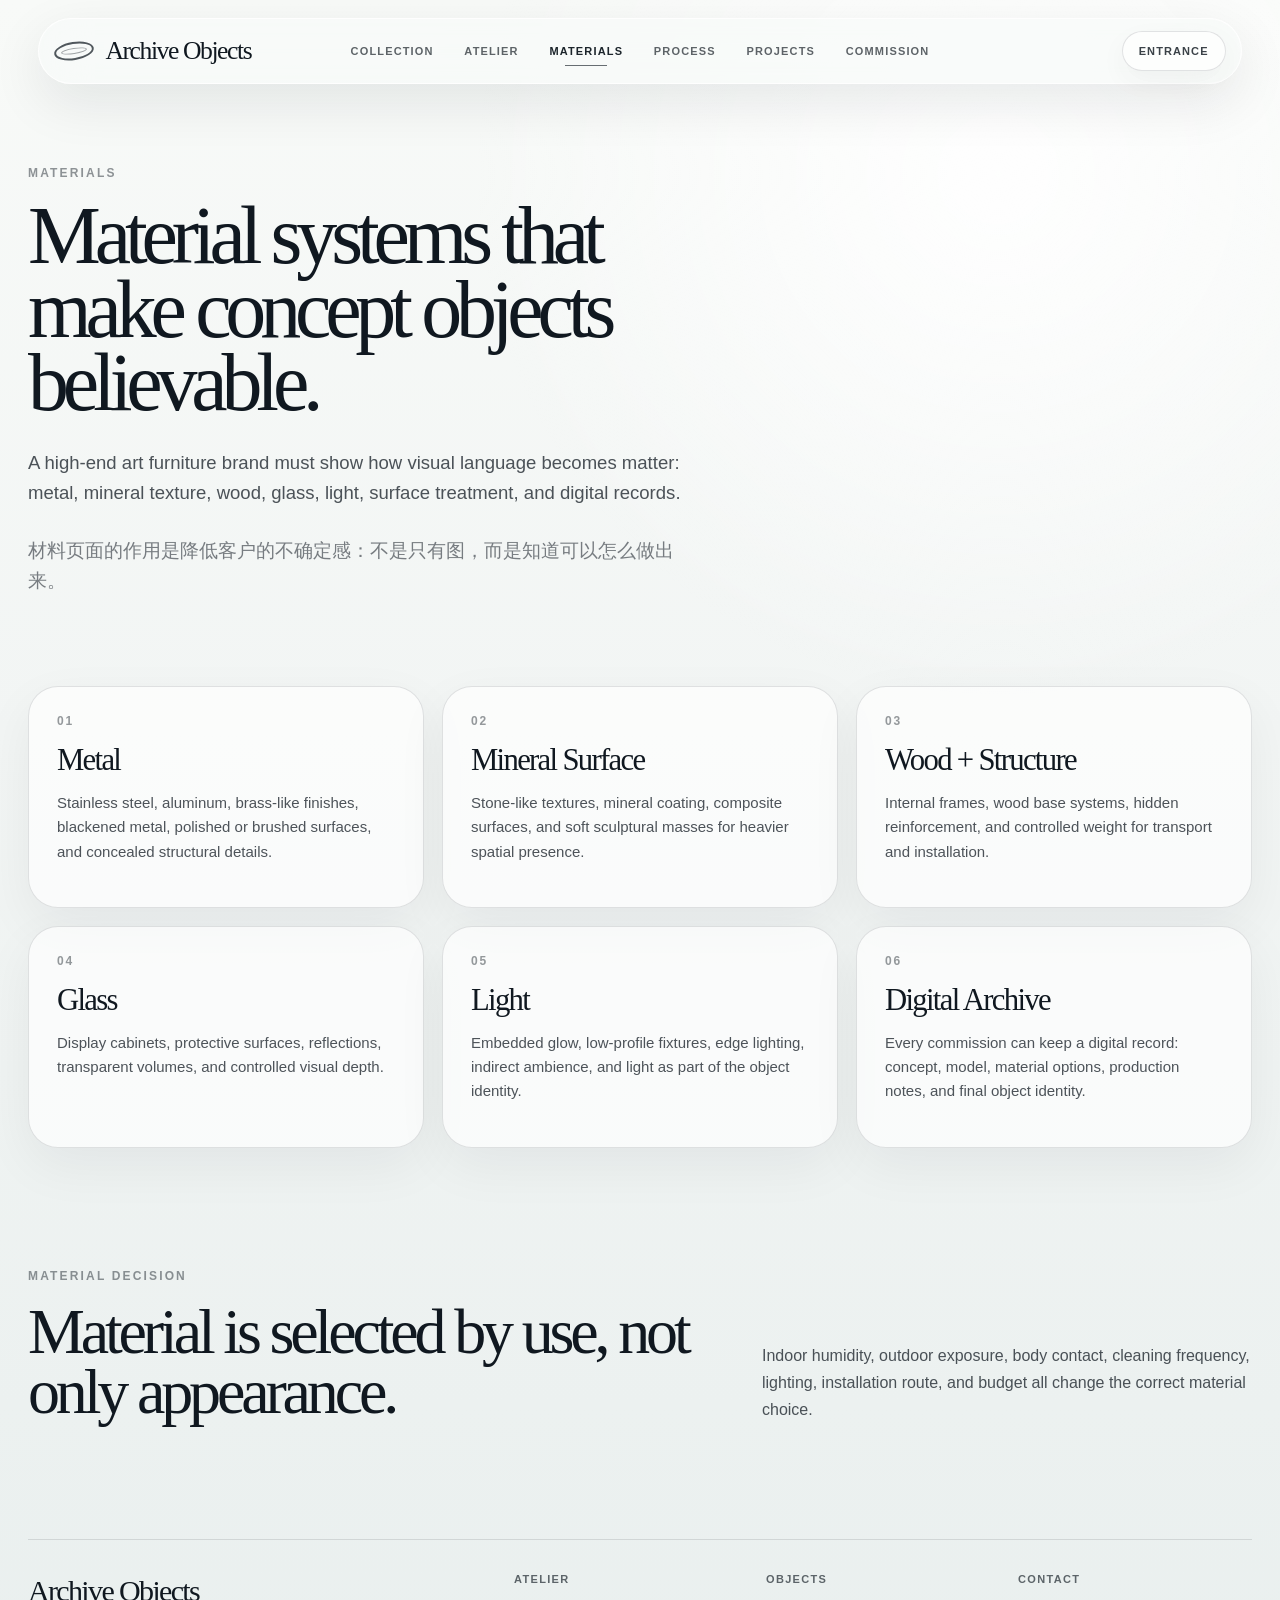
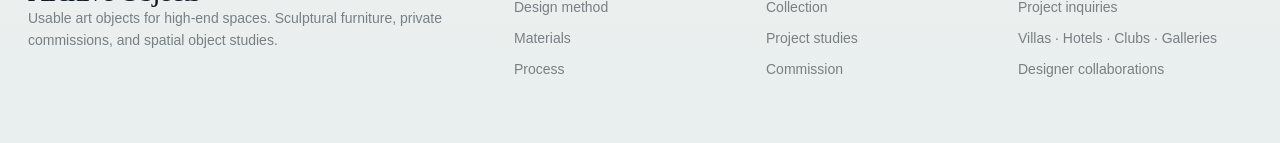
<file: materials.html>
<!doctype html>
<html lang="en">
<head>
  <meta charset="utf-8" />
  <meta name="viewport" content="width=device-width, initial-scale=1" />
  <title>Archive Objects | Materials</title>
  <meta name="description" content="Materials and fabrication logic for sculptural furniture commissions." />
  <link rel="stylesheet" href="official.css" />
</head>
<body>
  <!--
    文件/模块目的：
    Archive Objects 官方站独立页面。入口页负责第一眼氛围，官方页面负责解释、信任和转化。

    输入输出与规则：
    输入为本地静态资源；输出为可双击打开的多页面官网。
    导航跳转到独立 HTML 页面，不再把所有内容塞在一个长页面里。

    关键步骤为什么这样做：
    高端定制客户需要分层理解：先看品牌，再看产品、方法、材料、流程、案例，最后进入委托咨询。
  -->
  <div class="official-shell ">
    
<header class="official-header" aria-label="Official navigation">
  <a class="official-brand" href="official.html"><span class="brand-icon" aria-hidden="true"></span><span>Archive Objects</span></a>
  <nav class="official-nav">
    <a data-page href="collection.html">Collection</a>
    <a data-page href="atelier.html">Atelier</a>
    <a data-page href="materials.html">Materials</a>
    <a data-page href="process.html">Process</a>
    <a data-page href="project-studies.html">Projects</a>
    <a data-page href="commission.html">Commission</a>
  </nav>
  <div class="official-actions"><a class="pill-link" href="index.html">Entrance</a></div>
</header>

    
<main class="official-main">
  <section class="page-hero compact"><div><p class="page-kicker">Materials</p><h1 class="page-title medium">Material systems that make concept objects believable.</h1><p class="page-lede">A high-end art furniture brand must show how visual language becomes matter: metal, mineral texture, wood, glass, light, surface treatment, and digital records.</p><p class="page-lede cn">材料页面的作用是降低客户的不确定感：不是只有图，而是知道可以怎么做出来。</p></div></section>
  <section class="section-block"><div class="content-grid three"><article class="info-card"><span class="card-index">01</span><h2>Metal</h2><p>Stainless steel, aluminum, brass-like finishes, blackened metal, polished or brushed surfaces, and concealed structural details.</p></article><article class="info-card"><span class="card-index">02</span><h2>Mineral Surface</h2><p>Stone-like textures, mineral coating, composite surfaces, and soft sculptural masses for heavier spatial presence.</p></article><article class="info-card"><span class="card-index">03</span><h2>Wood + Structure</h2><p>Internal frames, wood base systems, hidden reinforcement, and controlled weight for transport and installation.</p></article><article class="info-card"><span class="card-index">04</span><h2>Glass</h2><p>Display cabinets, protective surfaces, reflections, transparent volumes, and controlled visual depth.</p></article><article class="info-card"><span class="card-index">05</span><h2>Light</h2><p>Embedded glow, low-profile fixtures, edge lighting, indirect ambience, and light as part of the object identity.</p></article><article class="info-card"><span class="card-index">06</span><h2>Digital Archive</h2><p>Every commission can keep a digital record: concept, model, material options, production notes, and final object identity.</p></article></div></section>
  <section class="section-block"><div class="section-head"><div><p class="section-kicker">Material Decision</p><h2 class="section-title">Material is selected by use, not only appearance.</h2></div><p class="section-copy">Indoor humidity, outdoor exposure, body contact, cleaning frequency, lighting, installation route, and budget all change the correct material choice.</p></div></section>
</main>

    <footer class="official-footer">
      <div class="footer-grid">
        <div>
          <div class="footer-brand">Archive Objects</div>
          <p>Usable art objects for high-end spaces. Sculptural furniture, private commissions, and spatial object studies.</p>
        </div>
        <div><h3>Atelier</h3><a href="atelier.html">Design method</a><a href="materials.html">Materials</a><a href="process.html">Process</a></div>
        <div><h3>Objects</h3><a href="collection.html">Collection</a><a href="project-studies.html">Project studies</a><a href="commission.html">Commission</a></div>
        <div><h3>Contact</h3><p>Project inquiries</p><p>Villas · Hotels · Clubs · Galleries</p><p>Designer collaborations</p></div>
      </div>
    </footer>
  </div>
  <script src="official.js"></script>
</body>
</html>
</file>
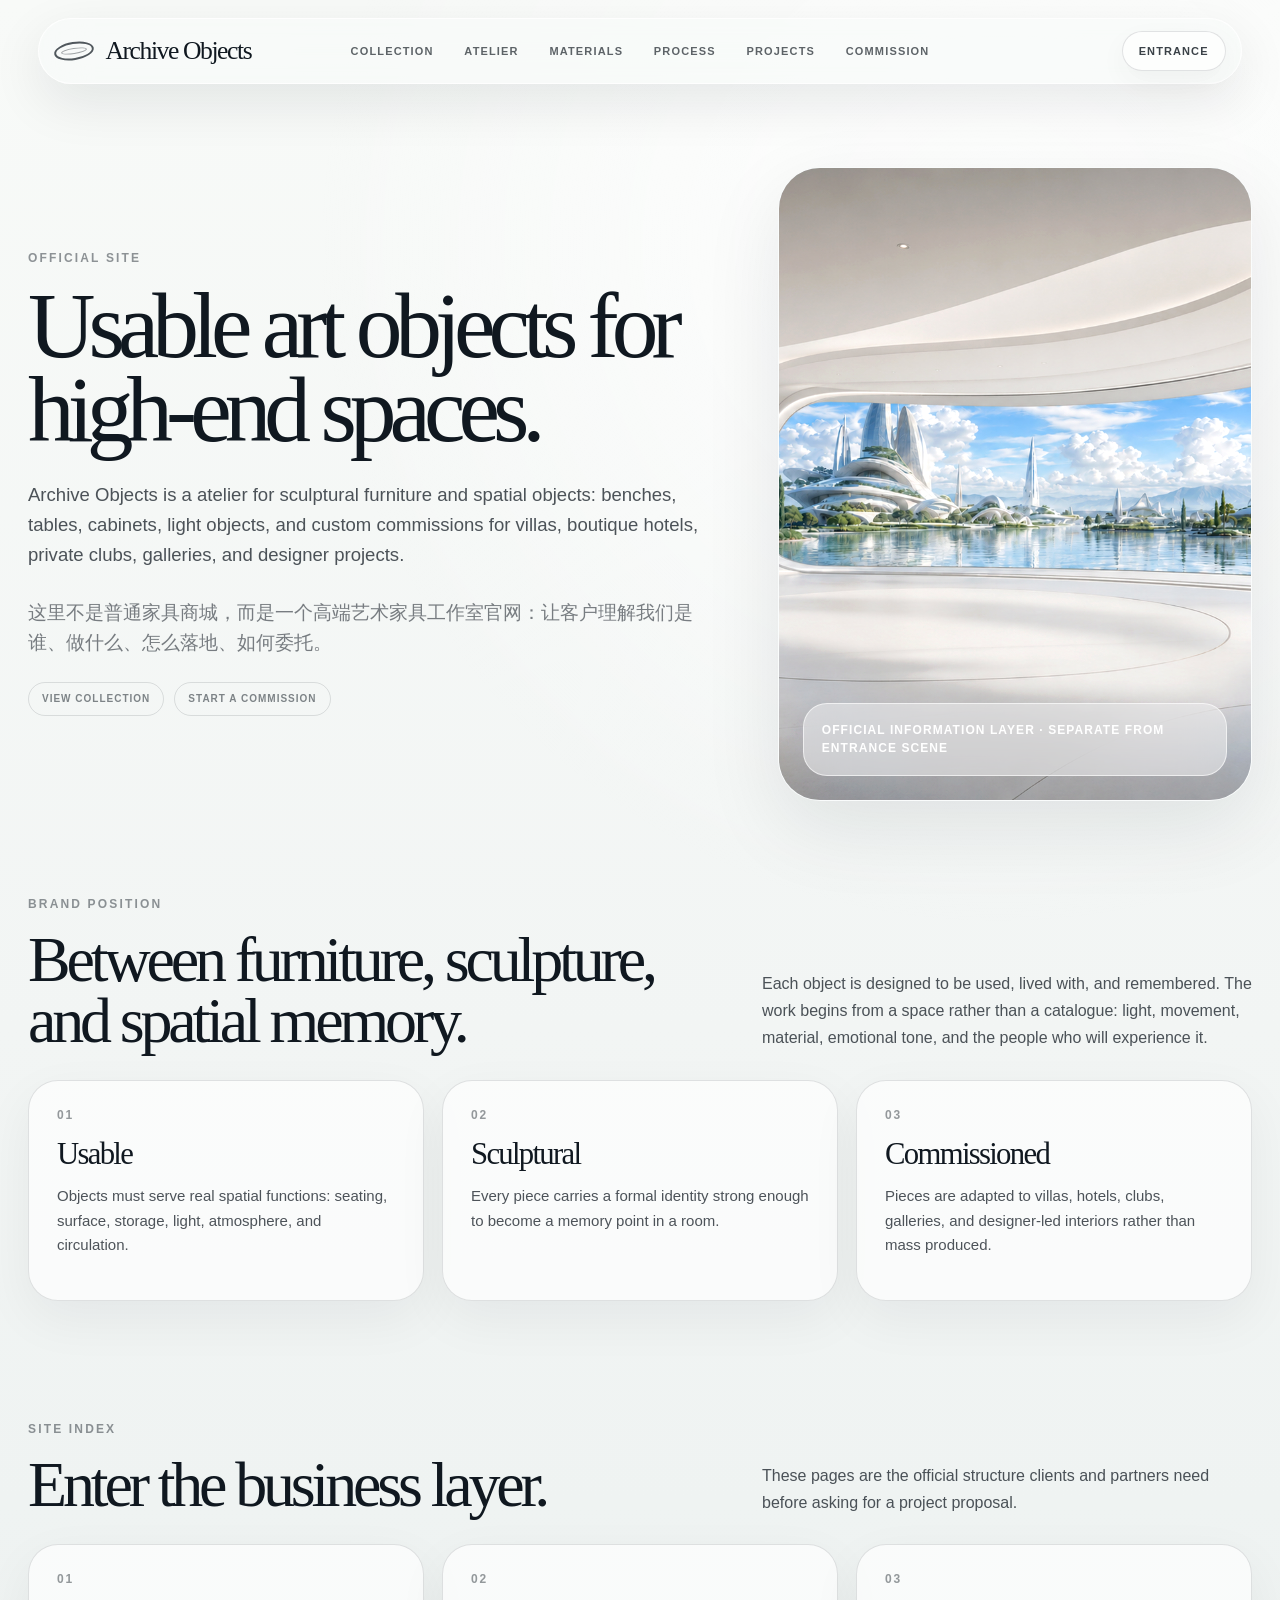
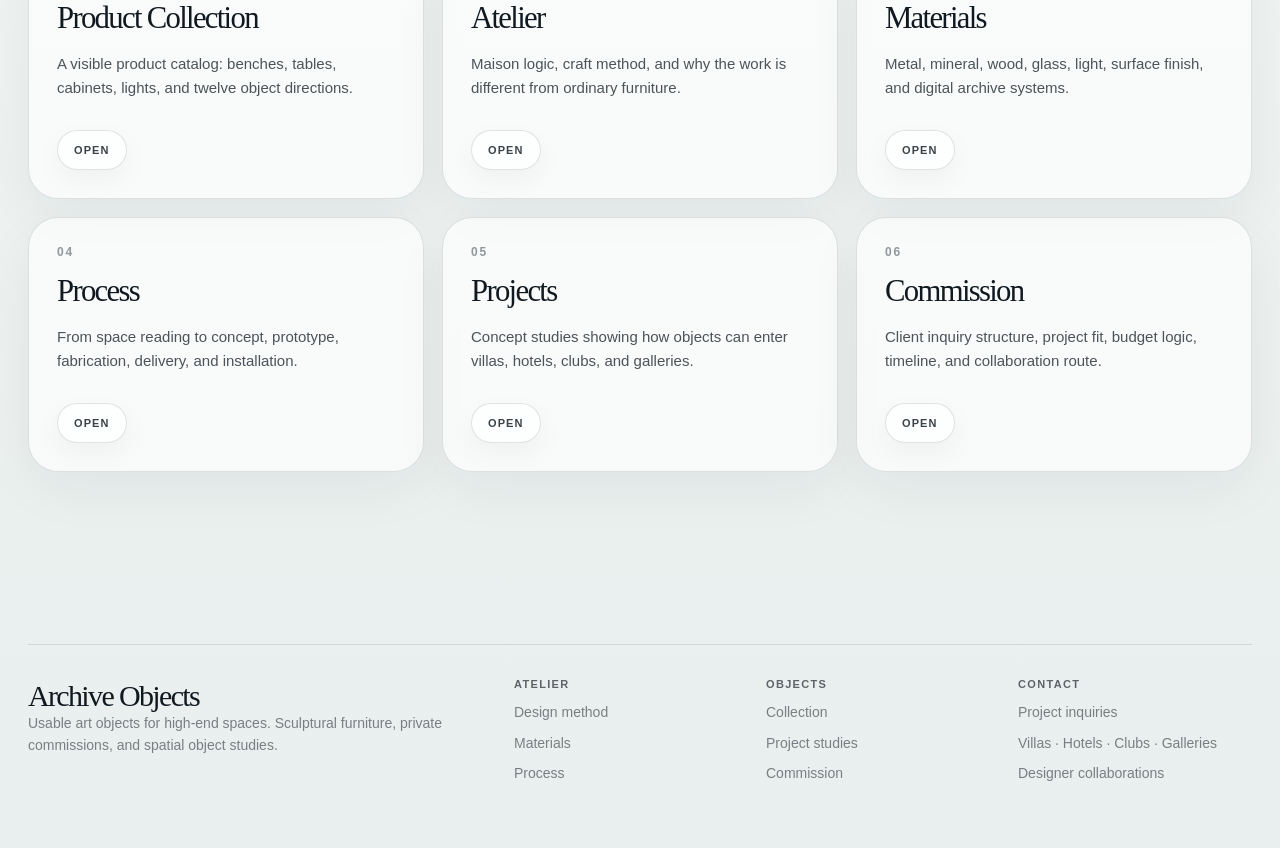
<file: official.html>
<!doctype html>
<html lang="en">
<head>
  <meta charset="utf-8" />
  <meta name="viewport" content="width=device-width, initial-scale=1" />
  <title>Archive Objects | Official Site</title>
  <meta name="description" content="Official website for Archive Objects, an art-furniture atelier for high-end spaces." />
  <link rel="stylesheet" href="official.css" />
</head>
<body>
  <!--
    文件/模块目的：
    Archive Objects 官方站独立页面。入口页负责第一眼氛围，官方页面负责解释、信任和转化。

    输入输出与规则：
    输入为本地静态资源；输出为可双击打开的多页面官网。
    导航跳转到独立 HTML 页面，不再把所有内容塞在一个长页面里。

    关键步骤为什么这样做：
    高端定制客户需要分层理解：先看品牌，再看产品、方法、材料、流程、案例，最后进入委托咨询。
  -->
  <div class="official-shell ">
    
<header class="official-header" aria-label="Official navigation">
  <a class="official-brand" href="official.html"><span class="brand-icon" aria-hidden="true"></span><span>Archive Objects</span></a>
  <nav class="official-nav">
    <a data-page href="collection.html">Collection</a>
    <a data-page href="atelier.html">Atelier</a>
    <a data-page href="materials.html">Materials</a>
    <a data-page href="process.html">Process</a>
    <a data-page href="project-studies.html">Projects</a>
    <a data-page href="commission.html">Commission</a>
  </nav>
  <div class="official-actions"><a class="pill-link" href="index.html">Entrance</a></div>
</header>

    
<main class="official-main">
  <section class="page-hero" aria-label="Official site home">
    <div>
      <p class="page-kicker">Official Site</p>
      <h1 class="page-title">Usable art objects for high-end spaces.</h1>
      <p class="page-lede">Archive Objects is a atelier for sculptural furniture and spatial objects: benches, tables, cabinets, light objects, and custom commissions for villas, boutique hotels, private clubs, galleries, and designer projects.</p>
      <p class="page-lede cn">这里不是普通家具商城，而是一个高端艺术家具工作室官网：让客户理解我们是谁、做什么、怎么落地、如何委托。</p>
      <div class="product-nav">
        <a href="collection.html">View collection</a>
        <a href="commission.html">Start a commission</a>
      </div>
    </div>
    <aside class="hero-card">
      <img src="assets/interior-hero-ultra.jpg" alt="Futuristic white gallery interior overlooking an art village lake" />
      <div class="hero-note">Official information layer · separate from entrance scene</div>
    </aside>
  </section>

  <section class="section-block">
    <div class="section-head">
      <div><p class="section-kicker">Brand Position</p><h2 class="section-title">Between furniture, sculpture, and spatial memory.</h2></div>
      <p class="section-copy">Each object is designed to be used, lived with, and remembered. The work begins from a space rather than a catalogue: light, movement, material, emotional tone, and the people who will experience it.</p>
    </div>
    <div class="content-grid three">
      <article class="info-card"><span class="card-index">01</span><h2>Usable</h2><p>Objects must serve real spatial functions: seating, surface, storage, light, atmosphere, and circulation.</p></article>
      <article class="info-card"><span class="card-index">02</span><h2>Sculptural</h2><p>Every piece carries a formal identity strong enough to become a memory point in a room.</p></article>
      <article class="info-card"><span class="card-index">03</span><h2>Commissioned</h2><p>Pieces are adapted to villas, hotels, clubs, galleries, and designer-led interiors rather than mass produced.</p></article>
    </div>
  </section>

  <section class="section-block">
    <div class="section-head"><div><p class="section-kicker">Site Index</p><h2 class="section-title">Enter the business layer.</h2></div><p class="section-copy">These pages are the official structure clients and partners need before asking for a project proposal.</p></div>
    <div class="page-grid">
      <a class="gateway-card" href="collection.html"><span class="card-index">01</span><h2>Product Collection</h2><p>A visible product catalog: benches, tables, cabinets, lights, and twelve object directions.</p><span class="text-link">Open</span></a>
      <a class="gateway-card" href="atelier.html"><span class="card-index">02</span><h2>Atelier</h2><p>Maison logic, craft method, and why the work is different from ordinary furniture.</p><span class="text-link">Open</span></a>
      <a class="gateway-card" href="materials.html"><span class="card-index">03</span><h2>Materials</h2><p>Metal, mineral, wood, glass, light, surface finish, and digital archive systems.</p><span class="text-link">Open</span></a>
      <a class="gateway-card" href="process.html"><span class="card-index">04</span><h2>Process</h2><p>From space reading to concept, prototype, fabrication, delivery, and installation.</p><span class="text-link">Open</span></a>
      <a class="gateway-card" href="project-studies.html"><span class="card-index">05</span><h2>Projects</h2><p>Concept studies showing how objects can enter villas, hotels, clubs, and galleries.</p><span class="text-link">Open</span></a>
      <a class="gateway-card" href="commission.html"><span class="card-index">06</span><h2>Commission</h2><p>Client inquiry structure, project fit, budget logic, timeline, and collaboration route.</p><span class="text-link">Open</span></a>
    </div>
  </section>
</main>

    <footer class="official-footer">
      <div class="footer-grid">
        <div>
          <div class="footer-brand">Archive Objects</div>
          <p>Usable art objects for high-end spaces. Sculptural furniture, private commissions, and spatial object studies.</p>
        </div>
        <div><h3>Atelier</h3><a href="atelier.html">Design method</a><a href="materials.html">Materials</a><a href="process.html">Process</a></div>
        <div><h3>Objects</h3><a href="collection.html">Collection</a><a href="project-studies.html">Project studies</a><a href="commission.html">Commission</a></div>
        <div><h3>Contact</h3><p>Project inquiries</p><p>Villas · Hotels · Clubs · Galleries</p><p>Designer collaborations</p></div>
      </div>
    </footer>
  </div>
  <script src="official.js"></script>
</body>
</html>
</file>
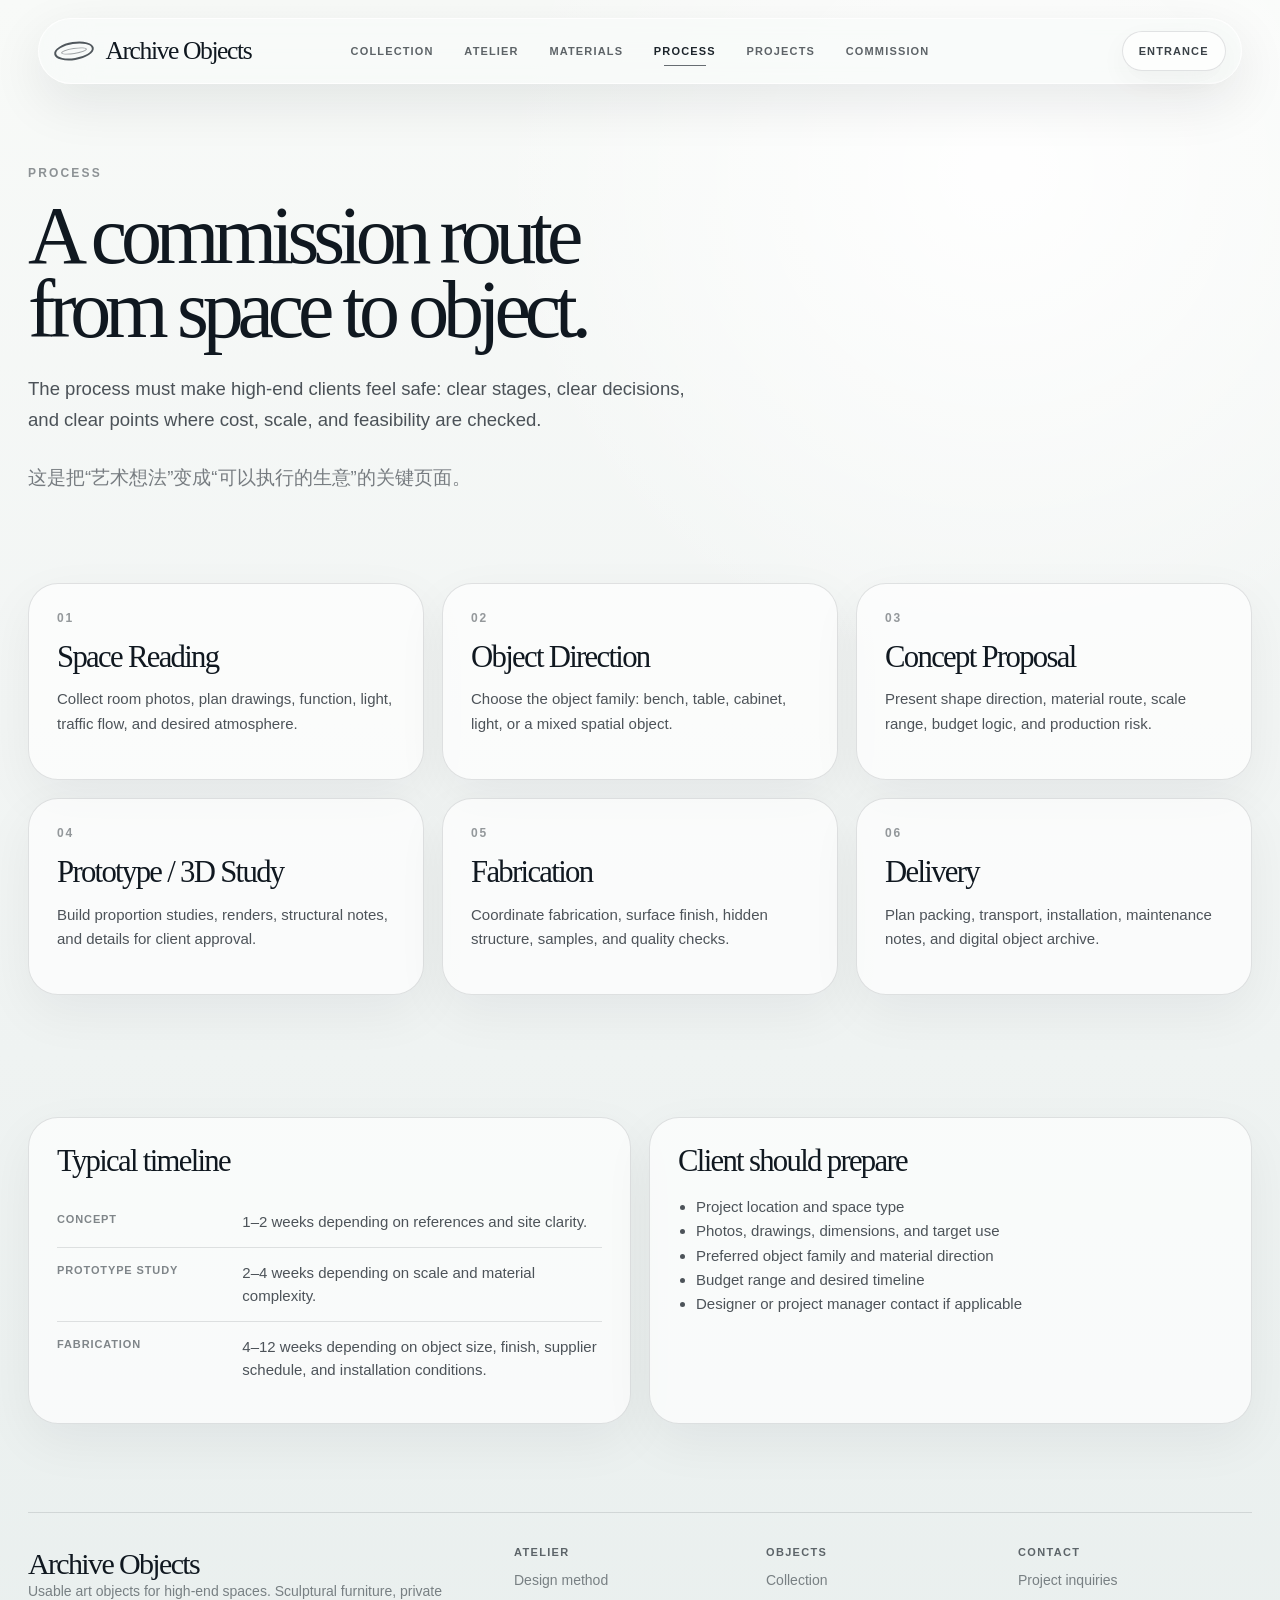
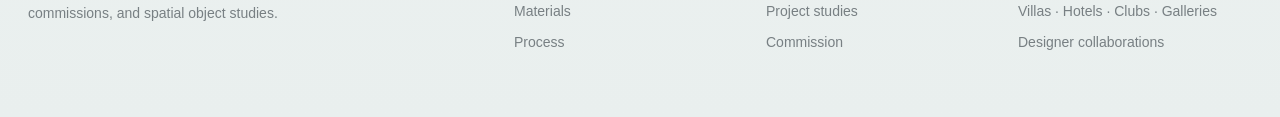
<file: process.html>
<!doctype html>
<html lang="en">
<head>
  <meta charset="utf-8" />
  <meta name="viewport" content="width=device-width, initial-scale=1" />
  <title>Archive Objects | Process</title>
  <meta name="description" content="Commission process from space reading to fabrication and installation." />
  <link rel="stylesheet" href="official.css" />
</head>
<body>
  <!--
    文件/模块目的：
    Archive Objects 官方站独立页面。入口页负责第一眼氛围，官方页面负责解释、信任和转化。

    输入输出与规则：
    输入为本地静态资源；输出为可双击打开的多页面官网。
    导航跳转到独立 HTML 页面，不再把所有内容塞在一个长页面里。

    关键步骤为什么这样做：
    高端定制客户需要分层理解：先看品牌，再看产品、方法、材料、流程、案例，最后进入委托咨询。
  -->
  <div class="official-shell ">
    
<header class="official-header" aria-label="Official navigation">
  <a class="official-brand" href="official.html"><span class="brand-icon" aria-hidden="true"></span><span>Archive Objects</span></a>
  <nav class="official-nav">
    <a data-page href="collection.html">Collection</a>
    <a data-page href="atelier.html">Atelier</a>
    <a data-page href="materials.html">Materials</a>
    <a data-page href="process.html">Process</a>
    <a data-page href="project-studies.html">Projects</a>
    <a data-page href="commission.html">Commission</a>
  </nav>
  <div class="official-actions"><a class="pill-link" href="index.html">Entrance</a></div>
</header>

    
<main class="official-main">
  <section class="page-hero compact"><div><p class="page-kicker">Process</p><h1 class="page-title medium">A commission route from space to object.</h1><p class="page-lede">The process must make high-end clients feel safe: clear stages, clear decisions, and clear points where cost, scale, and feasibility are checked.</p><p class="page-lede cn">这是把“艺术想法”变成“可以执行的生意”的关键页面。</p></div></section>
  <section class="section-block"><div class="content-grid three"><article class="process-card"><span class="step-index">01</span><h2>Space Reading</h2><p>Collect room photos, plan drawings, function, light, traffic flow, and desired atmosphere.</p></article><article class="process-card"><span class="step-index">02</span><h2>Object Direction</h2><p>Choose the object family: bench, table, cabinet, light, or a mixed spatial object.</p></article><article class="process-card"><span class="step-index">03</span><h2>Concept Proposal</h2><p>Present shape direction, material route, scale range, budget logic, and production risk.</p></article><article class="process-card"><span class="step-index">04</span><h2>Prototype / 3D Study</h2><p>Build proportion studies, renders, structural notes, and details for client approval.</p></article><article class="process-card"><span class="step-index">05</span><h2>Fabrication</h2><p>Coordinate fabrication, surface finish, hidden structure, samples, and quality checks.</p></article><article class="process-card"><span class="step-index">06</span><h2>Delivery</h2><p>Plan packing, transport, installation, maintenance notes, and digital object archive.</p></article></div></section>
  <section class="section-block"><div class="content-grid two"><article class="info-card"><h2>Typical timeline</h2><table class="spec-table"><tr><th>Concept</th><td>1–2 weeks depending on references and site clarity.</td></tr><tr><th>Prototype study</th><td>2–4 weeks depending on scale and material complexity.</td></tr><tr><th>Fabrication</th><td>4–12 weeks depending on object size, finish, supplier schedule, and installation conditions.</td></tr></table></article><article class="info-card"><h2>Client should prepare</h2><ul><li>Project location and space type</li><li>Photos, drawings, dimensions, and target use</li><li>Preferred object family and material direction</li><li>Budget range and desired timeline</li><li>Designer or project manager contact if applicable</li></ul></article></div></section>
</main>

    <footer class="official-footer">
      <div class="footer-grid">
        <div>
          <div class="footer-brand">Archive Objects</div>
          <p>Usable art objects for high-end spaces. Sculptural furniture, private commissions, and spatial object studies.</p>
        </div>
        <div><h3>Atelier</h3><a href="atelier.html">Design method</a><a href="materials.html">Materials</a><a href="process.html">Process</a></div>
        <div><h3>Objects</h3><a href="collection.html">Collection</a><a href="project-studies.html">Project studies</a><a href="commission.html">Commission</a></div>
        <div><h3>Contact</h3><p>Project inquiries</p><p>Villas · Hotels · Clubs · Galleries</p><p>Designer collaborations</p></div>
      </div>
    </footer>
  </div>
  <script src="official.js"></script>
</body>
</html>
</file>
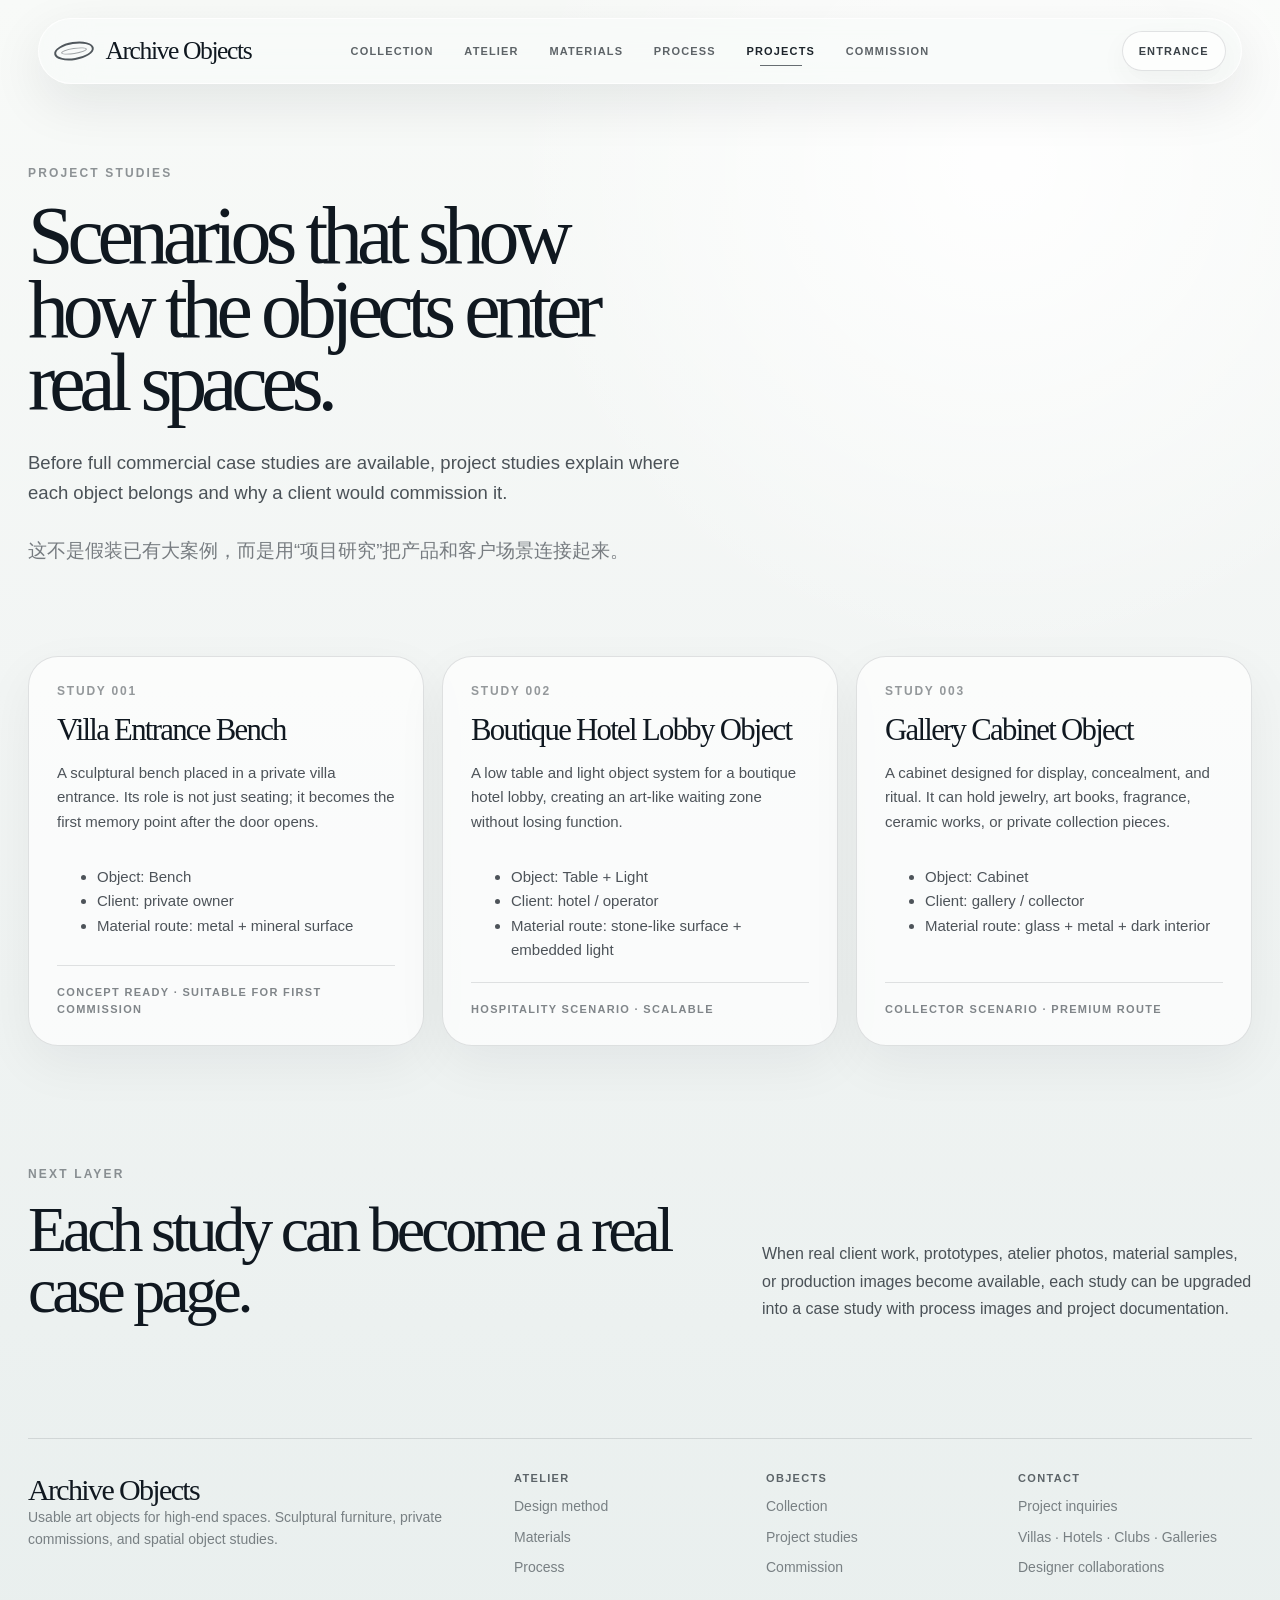
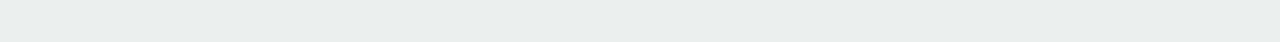
<file: project-studies.html>
<!doctype html>
<html lang="en">
<head>
  <meta charset="utf-8" />
  <meta name="viewport" content="width=device-width, initial-scale=1" />
  <title>Archive Objects | Project Studies</title>
  <meta name="description" content="Project studies for villas, hotels, galleries, clubs, and designer spaces." />
  <link rel="stylesheet" href="official.css" />
</head>
<body>
  <!--
    文件/模块目的：
    Archive Objects 官方站独立页面。入口页负责第一眼氛围，官方页面负责解释、信任和转化。

    输入输出与规则：
    输入为本地静态资源；输出为可双击打开的多页面官网。
    导航跳转到独立 HTML 页面，不再把所有内容塞在一个长页面里。

    关键步骤为什么这样做：
    高端定制客户需要分层理解：先看品牌，再看产品、方法、材料、流程、案例，最后进入委托咨询。
  -->
  <div class="official-shell ">
    
<header class="official-header" aria-label="Official navigation">
  <a class="official-brand" href="official.html"><span class="brand-icon" aria-hidden="true"></span><span>Archive Objects</span></a>
  <nav class="official-nav">
    <a data-page href="collection.html">Collection</a>
    <a data-page href="atelier.html">Atelier</a>
    <a data-page href="materials.html">Materials</a>
    <a data-page href="process.html">Process</a>
    <a data-page href="project-studies.html">Projects</a>
    <a data-page href="commission.html">Commission</a>
  </nav>
  <div class="official-actions"><a class="pill-link" href="index.html">Entrance</a></div>
</header>

    
<main class="official-main">
  <section class="page-hero compact"><div><p class="page-kicker">Project Studies</p><h1 class="page-title medium">Scenarios that show how the objects enter real spaces.</h1><p class="page-lede">Before full commercial case studies are available, project studies explain where each object belongs and why a client would commission it.</p><p class="page-lede cn">这不是假装已有大案例，而是用“项目研究”把产品和客户场景连接起来。</p></div></section>
  <section class="section-block"><div class="case-grid"><article class="case-card"><span class="card-index">Study 001</span><h2>Villa Entrance Bench</h2><p>A sculptural bench placed in a private villa entrance. Its role is not just seating; it becomes the first memory point after the door opens.</p><ul><li>Object: Bench</li><li>Client: private owner</li><li>Material route: metal + mineral surface</li></ul><div class="meta-line">Concept ready · suitable for first commission</div></article><article class="case-card"><span class="card-index">Study 002</span><h2>Boutique Hotel Lobby Object</h2><p>A low table and light object system for a boutique hotel lobby, creating an art-like waiting zone without losing function.</p><ul><li>Object: Table + Light</li><li>Client: hotel / operator</li><li>Material route: stone-like surface + embedded light</li></ul><div class="meta-line">Hospitality scenario · scalable</div></article><article class="case-card"><span class="card-index">Study 003</span><h2>Gallery Cabinet Object</h2><p>A cabinet designed for display, concealment, and ritual. It can hold jewelry, art books, fragrance, ceramic works, or private collection pieces.</p><ul><li>Object: Cabinet</li><li>Client: gallery / collector</li><li>Material route: glass + metal + dark interior</li></ul><div class="meta-line">Collector scenario · premium route</div></article></div></section>
  <section class="section-block"><div class="section-head"><div><p class="section-kicker">Next Layer</p><h2 class="section-title">Each study can become a real case page.</h2></div><p class="section-copy">When real client work, prototypes, atelier photos, material samples, or production images become available, each study can be upgraded into a case study with process images and project documentation.</p></div></section>
</main>

    <footer class="official-footer">
      <div class="footer-grid">
        <div>
          <div class="footer-brand">Archive Objects</div>
          <p>Usable art objects for high-end spaces. Sculptural furniture, private commissions, and spatial object studies.</p>
        </div>
        <div><h3>Atelier</h3><a href="atelier.html">Design method</a><a href="materials.html">Materials</a><a href="process.html">Process</a></div>
        <div><h3>Objects</h3><a href="collection.html">Collection</a><a href="project-studies.html">Project studies</a><a href="commission.html">Commission</a></div>
        <div><h3>Contact</h3><p>Project inquiries</p><p>Villas · Hotels · Clubs · Galleries</p><p>Designer collaborations</p></div>
      </div>
    </footer>
  </div>
  <script src="official.js"></script>
</body>
</html>
</file>
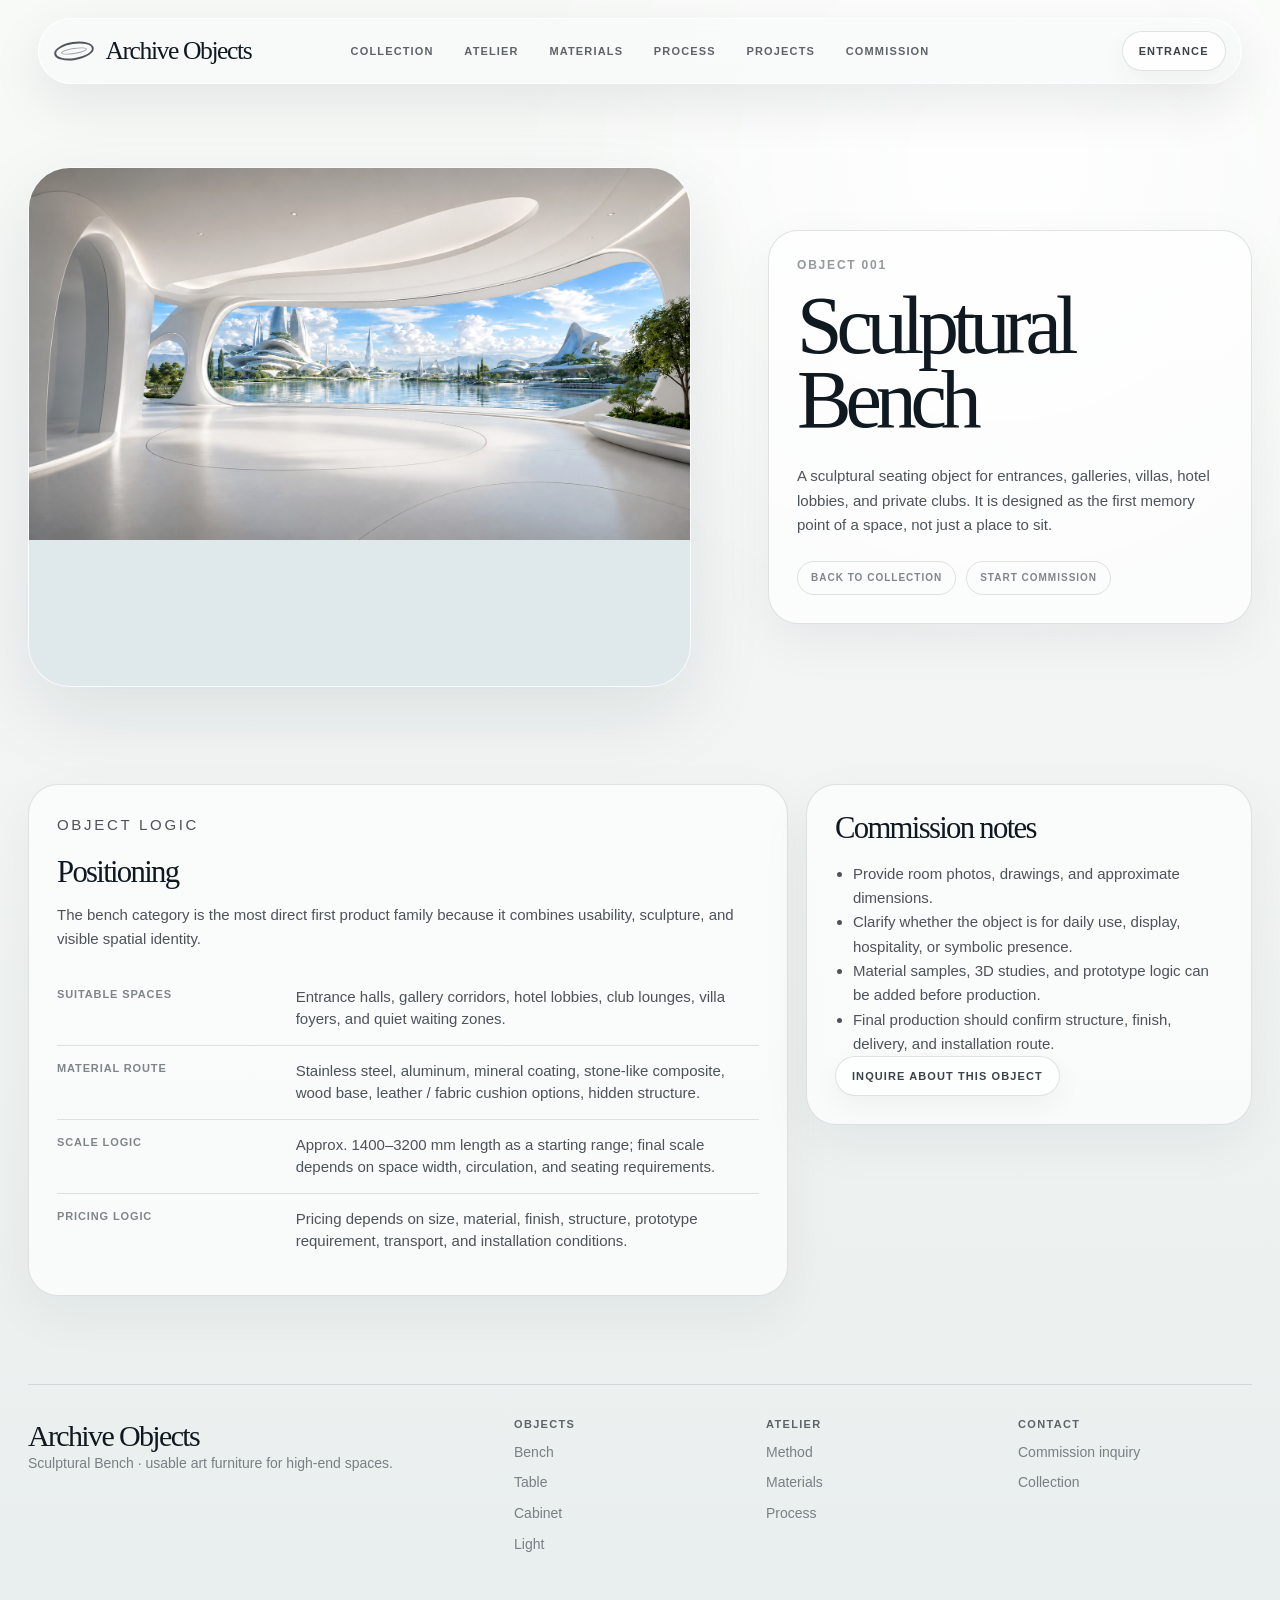
<file: products/bench.html>
<!doctype html>
<html lang="en">
<head>
  <meta charset="utf-8" />
  <meta name="viewport" content="width=device-width, initial-scale=1" />
  <title>Archive Objects | Sculptural Bench</title>
  <meta name="description" content="Sculptural Bench by Archive Objects: usable art furniture for high-end spaces." />
  <link rel="stylesheet" href="../official.css" />
</head>
<body>
  <!--
    文件/模块目的：
    产品详情页模板。每个对象页面负责说明定位、适用空间、材料、尺寸逻辑和委托入口。

    输入输出与规则：
    输入为静态 HTML 与公共 CSS；输出为可双击打开的产品页面。
    页面不承诺固定价格，先建立高端定制的购买方向和咨询路径。

    关键步骤为什么这样做：
    艺术家具不是标准货架商品；产品页要让客户知道可以买什么、适合哪里、如何开始委托。
  -->
  <div class="official-shell product-shell">
    
<header class="official-header" aria-label="Official navigation">
  <a class="official-brand" href="../official.html"><span class="brand-icon" aria-hidden="true"></span><span>Archive Objects</span></a>
  <nav class="official-nav">
    <a data-page href="../collection.html">Collection</a>
    <a data-page href="../atelier.html">Atelier</a>
    <a data-page href="../materials.html">Materials</a>
    <a data-page href="../process.html">Process</a>
    <a data-page href="../project-studies.html">Projects</a>
    <a data-page href="../commission.html">Commission</a>
  </nav>
  <div class="official-actions"><a class="pill-link" href="../index.html">Entrance</a></div>
</header>

    <main class="official-main">
      <section class="page-hero product-hero">
        <div class="product-visual"><img src="../assets/interior-hero-ultra.jpg" alt="Archive Objects gallery background for Sculptural Bench" /></div>
        <aside class="product-panel">
          <span class="product-index">Object 001</span>
          <h1 class="page-title medium">Sculptural Bench</h1>
          <p class="page-lede">A sculptural seating object for entrances, galleries, villas, hotel lobbies, and private clubs. It is designed as the first memory point of a space, not just a place to sit.</p>
          <div class="product-nav"><a href="../collection.html">Back to collection</a><a href="../commission.html">Start commission</a></div>
        </aside>
      </section>

      <section class="section-block">
        <div class="product-grid">
          <article class="info-card">
            <p class="section-kicker">Object Logic</p>
            <h2>Positioning</h2>
            <p>The bench category is the most direct first product family because it combines usability, sculpture, and visible spatial identity.</p>
            <table class="spec-table">
              <tr><th>Suitable spaces</th><td>Entrance halls, gallery corridors, hotel lobbies, club lounges, villa foyers, and quiet waiting zones.</td></tr>
              <tr><th>Material route</th><td>Stainless steel, aluminum, mineral coating, stone-like composite, wood base, leather / fabric cushion options, hidden structure.</td></tr>
              <tr><th>Scale logic</th><td>Approx. 1400–3200 mm length as a starting range; final scale depends on space width, circulation, and seating requirements.</td></tr>
              <tr><th>Pricing logic</th><td>Pricing depends on size, material, finish, structure, prototype requirement, transport, and installation conditions.</td></tr>
            </table>
          </article>
          <aside class="product-panel">
            <h2>Commission notes</h2>
            <ul>
              <li>Provide room photos, drawings, and approximate dimensions.</li>
              <li>Clarify whether the object is for daily use, display, hospitality, or symbolic presence.</li>
              <li>Material samples, 3D studies, and prototype logic can be added before production.</li>
              <li>Final production should confirm structure, finish, delivery, and installation route.</li>
            </ul>
            <a class="page-button" href="../commission.html">Inquire about this object</a>
          </aside>
        </div>
      </section>
    </main>
    <footer class="official-footer">
      <div class="footer-grid">
        <div><div class="footer-brand">Archive Objects</div><p>Sculptural Bench · usable art furniture for high-end spaces.</p></div>
        <div><h3>Objects</h3><a href="bench.html">Bench</a><a href="table.html">Table</a><a href="cabinet.html">Cabinet</a><a href="lamp.html">Light</a></div>
        <div><h3>Atelier</h3><a href="../atelier.html">Method</a><a href="../materials.html">Materials</a><a href="../process.html">Process</a></div>
        <div><h3>Contact</h3><a href="../commission.html">Commission inquiry</a><a href="../collection.html">Collection</a></div>
      </div>
    </footer>
  </div>
  <script src="../official.js"></script>
</body>
</html>
</file>
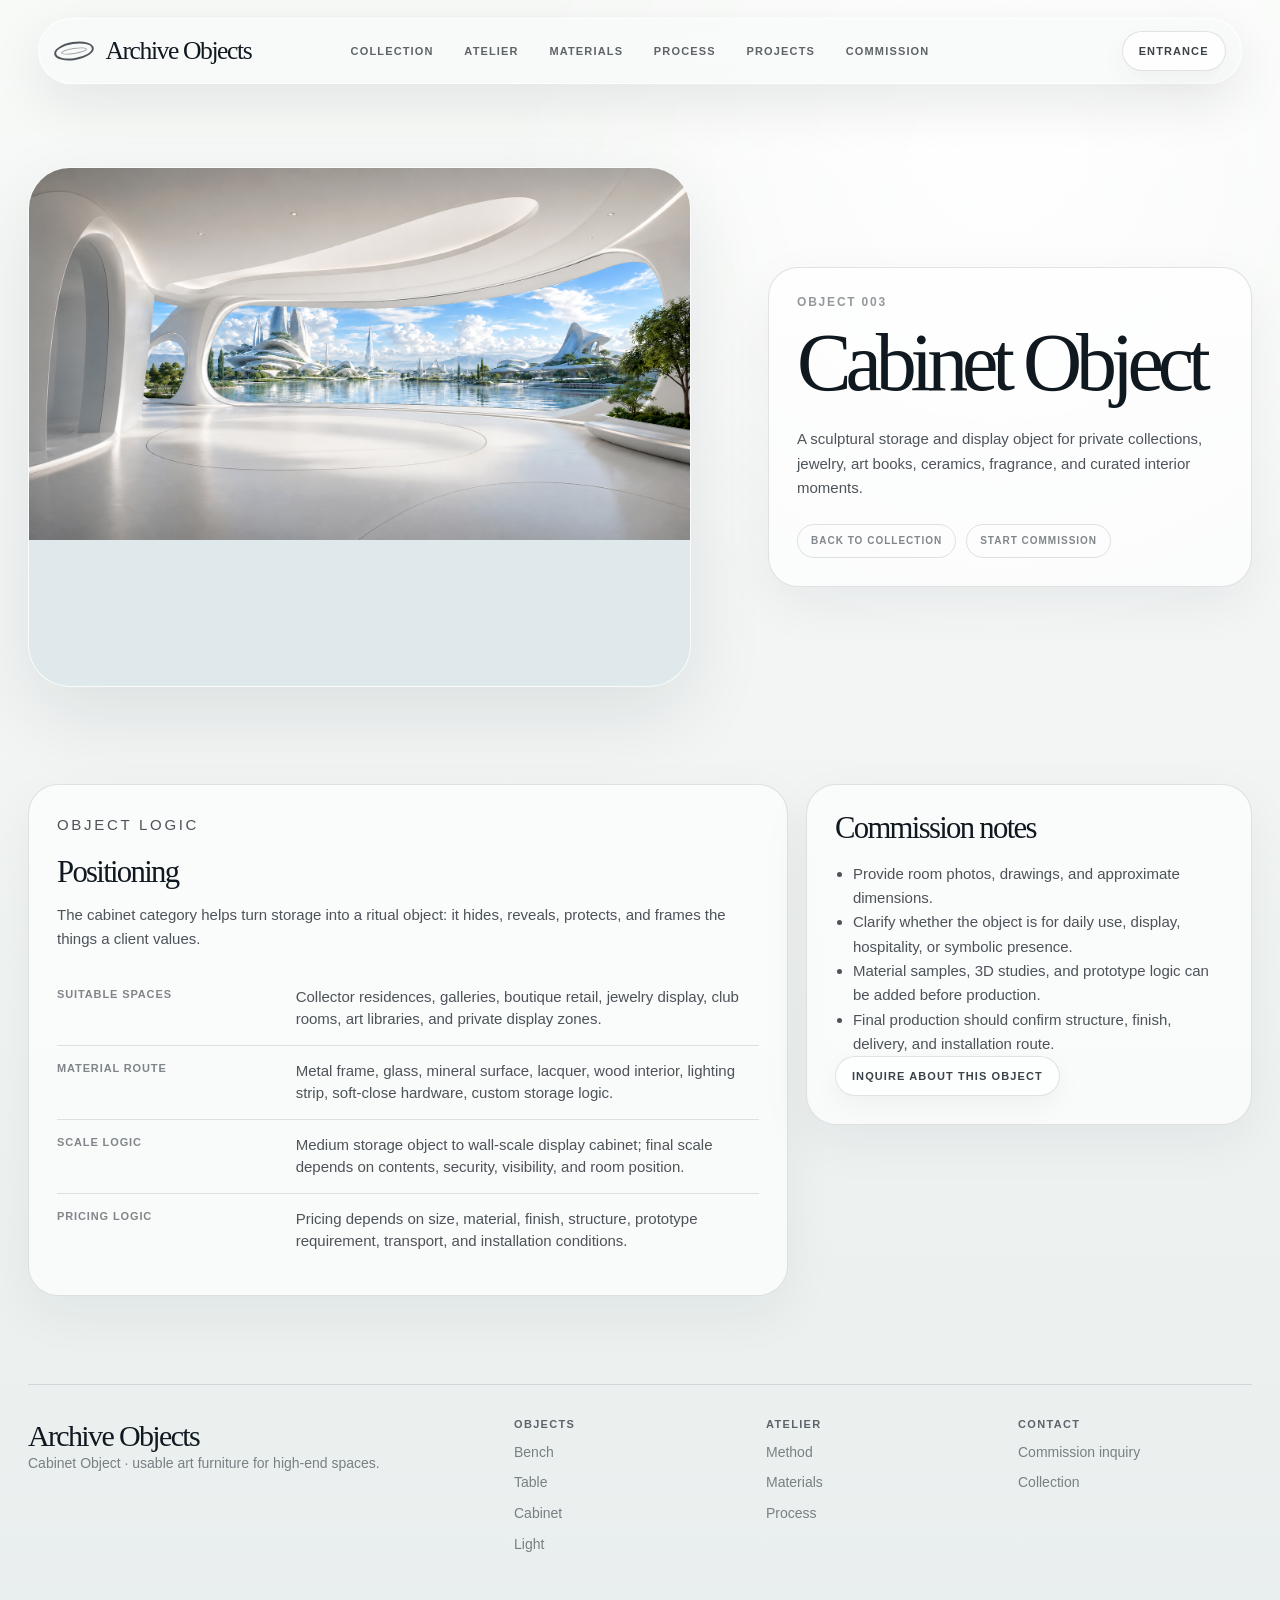
<file: products/cabinet.html>
<!doctype html>
<html lang="en">
<head>
  <meta charset="utf-8" />
  <meta name="viewport" content="width=device-width, initial-scale=1" />
  <title>Archive Objects | Cabinet Object</title>
  <meta name="description" content="Cabinet Object by Archive Objects: usable art furniture for high-end spaces." />
  <link rel="stylesheet" href="../official.css" />
</head>
<body>
  <!--
    文件/模块目的：
    产品详情页模板。每个对象页面负责说明定位、适用空间、材料、尺寸逻辑和委托入口。

    输入输出与规则：
    输入为静态 HTML 与公共 CSS；输出为可双击打开的产品页面。
    页面不承诺固定价格，先建立高端定制的购买方向和咨询路径。

    关键步骤为什么这样做：
    艺术家具不是标准货架商品；产品页要让客户知道可以买什么、适合哪里、如何开始委托。
  -->
  <div class="official-shell product-shell">
    
<header class="official-header" aria-label="Official navigation">
  <a class="official-brand" href="../official.html"><span class="brand-icon" aria-hidden="true"></span><span>Archive Objects</span></a>
  <nav class="official-nav">
    <a data-page href="../collection.html">Collection</a>
    <a data-page href="../atelier.html">Atelier</a>
    <a data-page href="../materials.html">Materials</a>
    <a data-page href="../process.html">Process</a>
    <a data-page href="../project-studies.html">Projects</a>
    <a data-page href="../commission.html">Commission</a>
  </nav>
  <div class="official-actions"><a class="pill-link" href="../index.html">Entrance</a></div>
</header>

    <main class="official-main">
      <section class="page-hero product-hero">
        <div class="product-visual"><img src="../assets/interior-hero-ultra.jpg" alt="Archive Objects gallery background for Cabinet Object" /></div>
        <aside class="product-panel">
          <span class="product-index">Object 003</span>
          <h1 class="page-title medium">Cabinet Object</h1>
          <p class="page-lede">A sculptural storage and display object for private collections, jewelry, art books, ceramics, fragrance, and curated interior moments.</p>
          <div class="product-nav"><a href="../collection.html">Back to collection</a><a href="../commission.html">Start commission</a></div>
        </aside>
      </section>

      <section class="section-block">
        <div class="product-grid">
          <article class="info-card">
            <p class="section-kicker">Object Logic</p>
            <h2>Positioning</h2>
            <p>The cabinet category helps turn storage into a ritual object: it hides, reveals, protects, and frames the things a client values.</p>
            <table class="spec-table">
              <tr><th>Suitable spaces</th><td>Collector residences, galleries, boutique retail, jewelry display, club rooms, art libraries, and private display zones.</td></tr>
              <tr><th>Material route</th><td>Metal frame, glass, mineral surface, lacquer, wood interior, lighting strip, soft-close hardware, custom storage logic.</td></tr>
              <tr><th>Scale logic</th><td>Medium storage object to wall-scale display cabinet; final scale depends on contents, security, visibility, and room position.</td></tr>
              <tr><th>Pricing logic</th><td>Pricing depends on size, material, finish, structure, prototype requirement, transport, and installation conditions.</td></tr>
            </table>
          </article>
          <aside class="product-panel">
            <h2>Commission notes</h2>
            <ul>
              <li>Provide room photos, drawings, and approximate dimensions.</li>
              <li>Clarify whether the object is for daily use, display, hospitality, or symbolic presence.</li>
              <li>Material samples, 3D studies, and prototype logic can be added before production.</li>
              <li>Final production should confirm structure, finish, delivery, and installation route.</li>
            </ul>
            <a class="page-button" href="../commission.html">Inquire about this object</a>
          </aside>
        </div>
      </section>
    </main>
    <footer class="official-footer">
      <div class="footer-grid">
        <div><div class="footer-brand">Archive Objects</div><p>Cabinet Object · usable art furniture for high-end spaces.</p></div>
        <div><h3>Objects</h3><a href="bench.html">Bench</a><a href="table.html">Table</a><a href="cabinet.html">Cabinet</a><a href="lamp.html">Light</a></div>
        <div><h3>Atelier</h3><a href="../atelier.html">Method</a><a href="../materials.html">Materials</a><a href="../process.html">Process</a></div>
        <div><h3>Contact</h3><a href="../commission.html">Commission inquiry</a><a href="../collection.html">Collection</a></div>
      </div>
    </footer>
  </div>
  <script src="../official.js"></script>
</body>
</html>
</file>
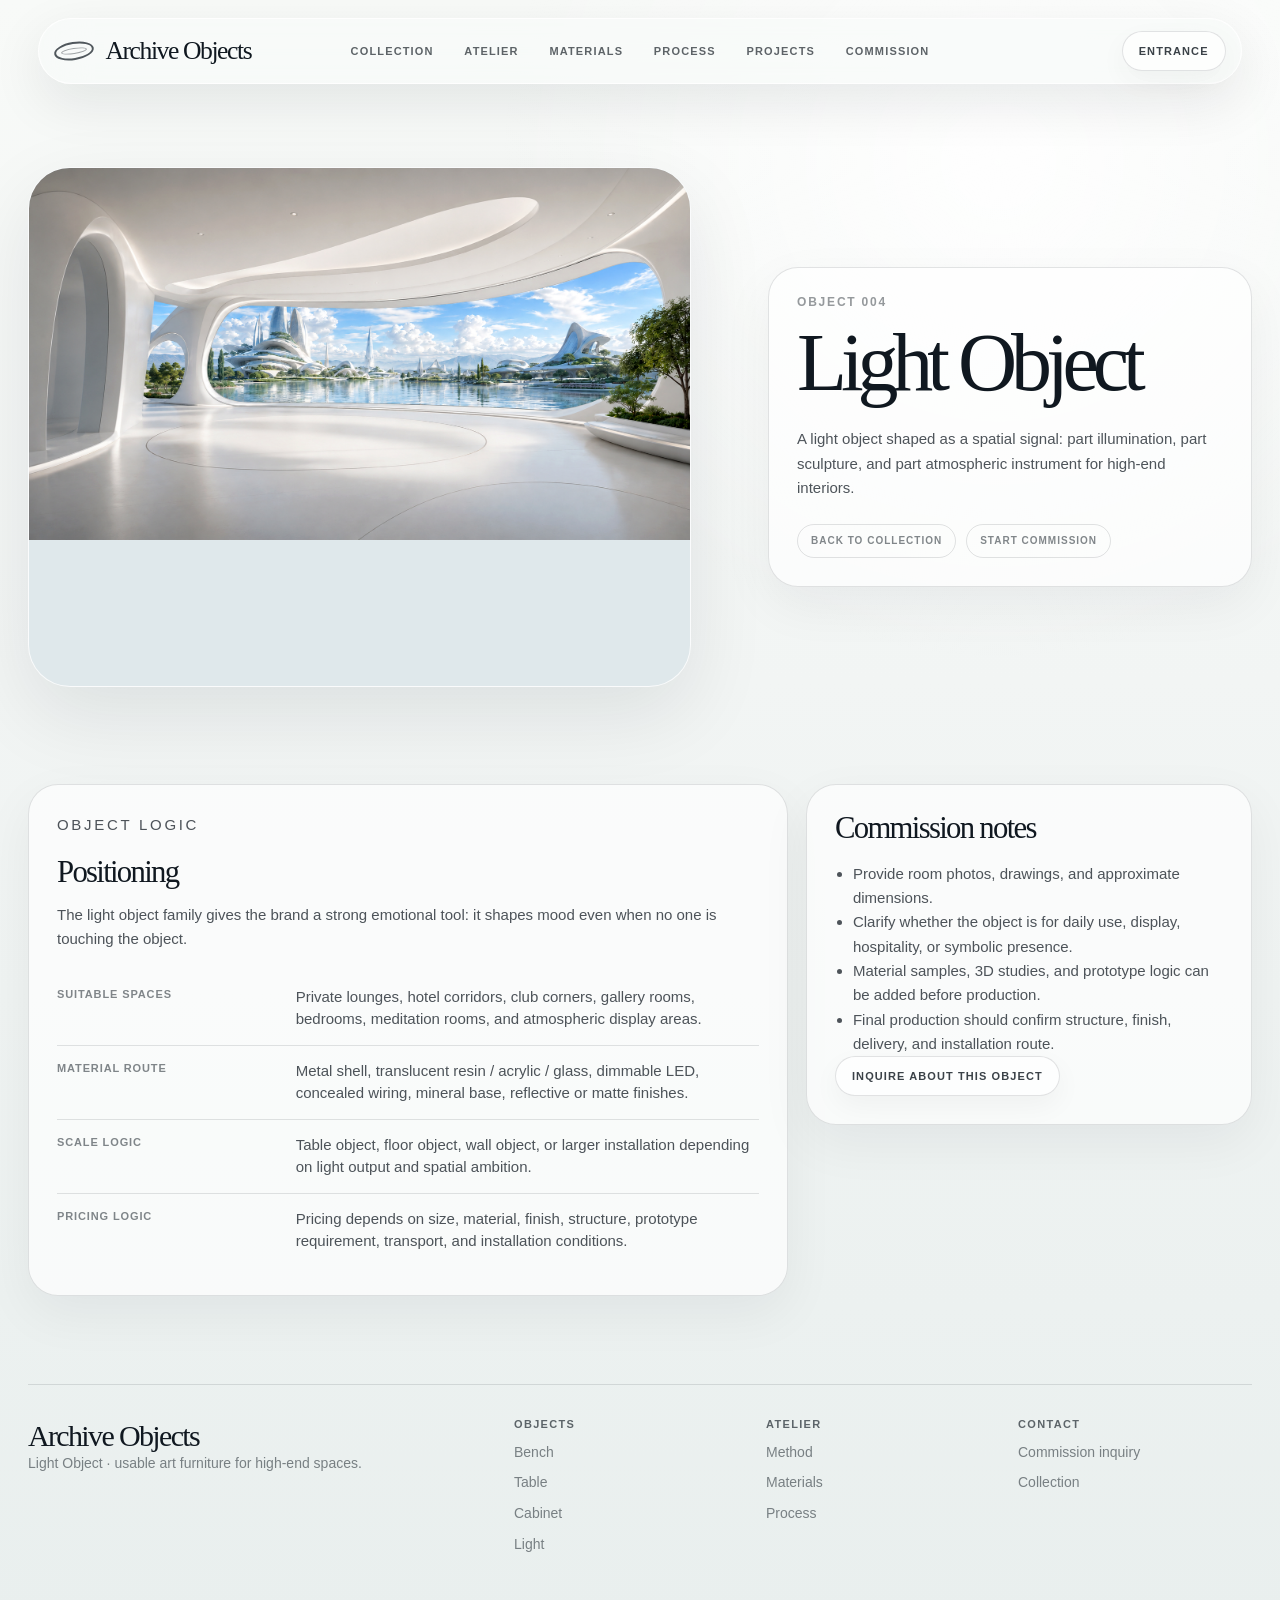
<file: products/lamp.html>
<!doctype html>
<html lang="en">
<head>
  <meta charset="utf-8" />
  <meta name="viewport" content="width=device-width, initial-scale=1" />
  <title>Archive Objects | Light Object</title>
  <meta name="description" content="Light Object by Archive Objects: usable art furniture for high-end spaces." />
  <link rel="stylesheet" href="../official.css" />
</head>
<body>
  <!--
    文件/模块目的：
    产品详情页模板。每个对象页面负责说明定位、适用空间、材料、尺寸逻辑和委托入口。

    输入输出与规则：
    输入为静态 HTML 与公共 CSS；输出为可双击打开的产品页面。
    页面不承诺固定价格，先建立高端定制的购买方向和咨询路径。

    关键步骤为什么这样做：
    艺术家具不是标准货架商品；产品页要让客户知道可以买什么、适合哪里、如何开始委托。
  -->
  <div class="official-shell product-shell">
    
<header class="official-header" aria-label="Official navigation">
  <a class="official-brand" href="../official.html"><span class="brand-icon" aria-hidden="true"></span><span>Archive Objects</span></a>
  <nav class="official-nav">
    <a data-page href="../collection.html">Collection</a>
    <a data-page href="../atelier.html">Atelier</a>
    <a data-page href="../materials.html">Materials</a>
    <a data-page href="../process.html">Process</a>
    <a data-page href="../project-studies.html">Projects</a>
    <a data-page href="../commission.html">Commission</a>
  </nav>
  <div class="official-actions"><a class="pill-link" href="../index.html">Entrance</a></div>
</header>

    <main class="official-main">
      <section class="page-hero product-hero">
        <div class="product-visual"><img src="../assets/interior-hero-ultra.jpg" alt="Archive Objects gallery background for Light Object" /></div>
        <aside class="product-panel">
          <span class="product-index">Object 004</span>
          <h1 class="page-title medium">Light Object</h1>
          <p class="page-lede">A light object shaped as a spatial signal: part illumination, part sculpture, and part atmospheric instrument for high-end interiors.</p>
          <div class="product-nav"><a href="../collection.html">Back to collection</a><a href="../commission.html">Start commission</a></div>
        </aside>
      </section>

      <section class="section-block">
        <div class="product-grid">
          <article class="info-card">
            <p class="section-kicker">Object Logic</p>
            <h2>Positioning</h2>
            <p>The light object family gives the brand a strong emotional tool: it shapes mood even when no one is touching the object.</p>
            <table class="spec-table">
              <tr><th>Suitable spaces</th><td>Private lounges, hotel corridors, club corners, gallery rooms, bedrooms, meditation rooms, and atmospheric display areas.</td></tr>
              <tr><th>Material route</th><td>Metal shell, translucent resin / acrylic / glass, dimmable LED, concealed wiring, mineral base, reflective or matte finishes.</td></tr>
              <tr><th>Scale logic</th><td>Table object, floor object, wall object, or larger installation depending on light output and spatial ambition.</td></tr>
              <tr><th>Pricing logic</th><td>Pricing depends on size, material, finish, structure, prototype requirement, transport, and installation conditions.</td></tr>
            </table>
          </article>
          <aside class="product-panel">
            <h2>Commission notes</h2>
            <ul>
              <li>Provide room photos, drawings, and approximate dimensions.</li>
              <li>Clarify whether the object is for daily use, display, hospitality, or symbolic presence.</li>
              <li>Material samples, 3D studies, and prototype logic can be added before production.</li>
              <li>Final production should confirm structure, finish, delivery, and installation route.</li>
            </ul>
            <a class="page-button" href="../commission.html">Inquire about this object</a>
          </aside>
        </div>
      </section>
    </main>
    <footer class="official-footer">
      <div class="footer-grid">
        <div><div class="footer-brand">Archive Objects</div><p>Light Object · usable art furniture for high-end spaces.</p></div>
        <div><h3>Objects</h3><a href="bench.html">Bench</a><a href="table.html">Table</a><a href="cabinet.html">Cabinet</a><a href="lamp.html">Light</a></div>
        <div><h3>Atelier</h3><a href="../atelier.html">Method</a><a href="../materials.html">Materials</a><a href="../process.html">Process</a></div>
        <div><h3>Contact</h3><a href="../commission.html">Commission inquiry</a><a href="../collection.html">Collection</a></div>
      </div>
    </footer>
  </div>
  <script src="../official.js"></script>
</body>
</html>
</file>
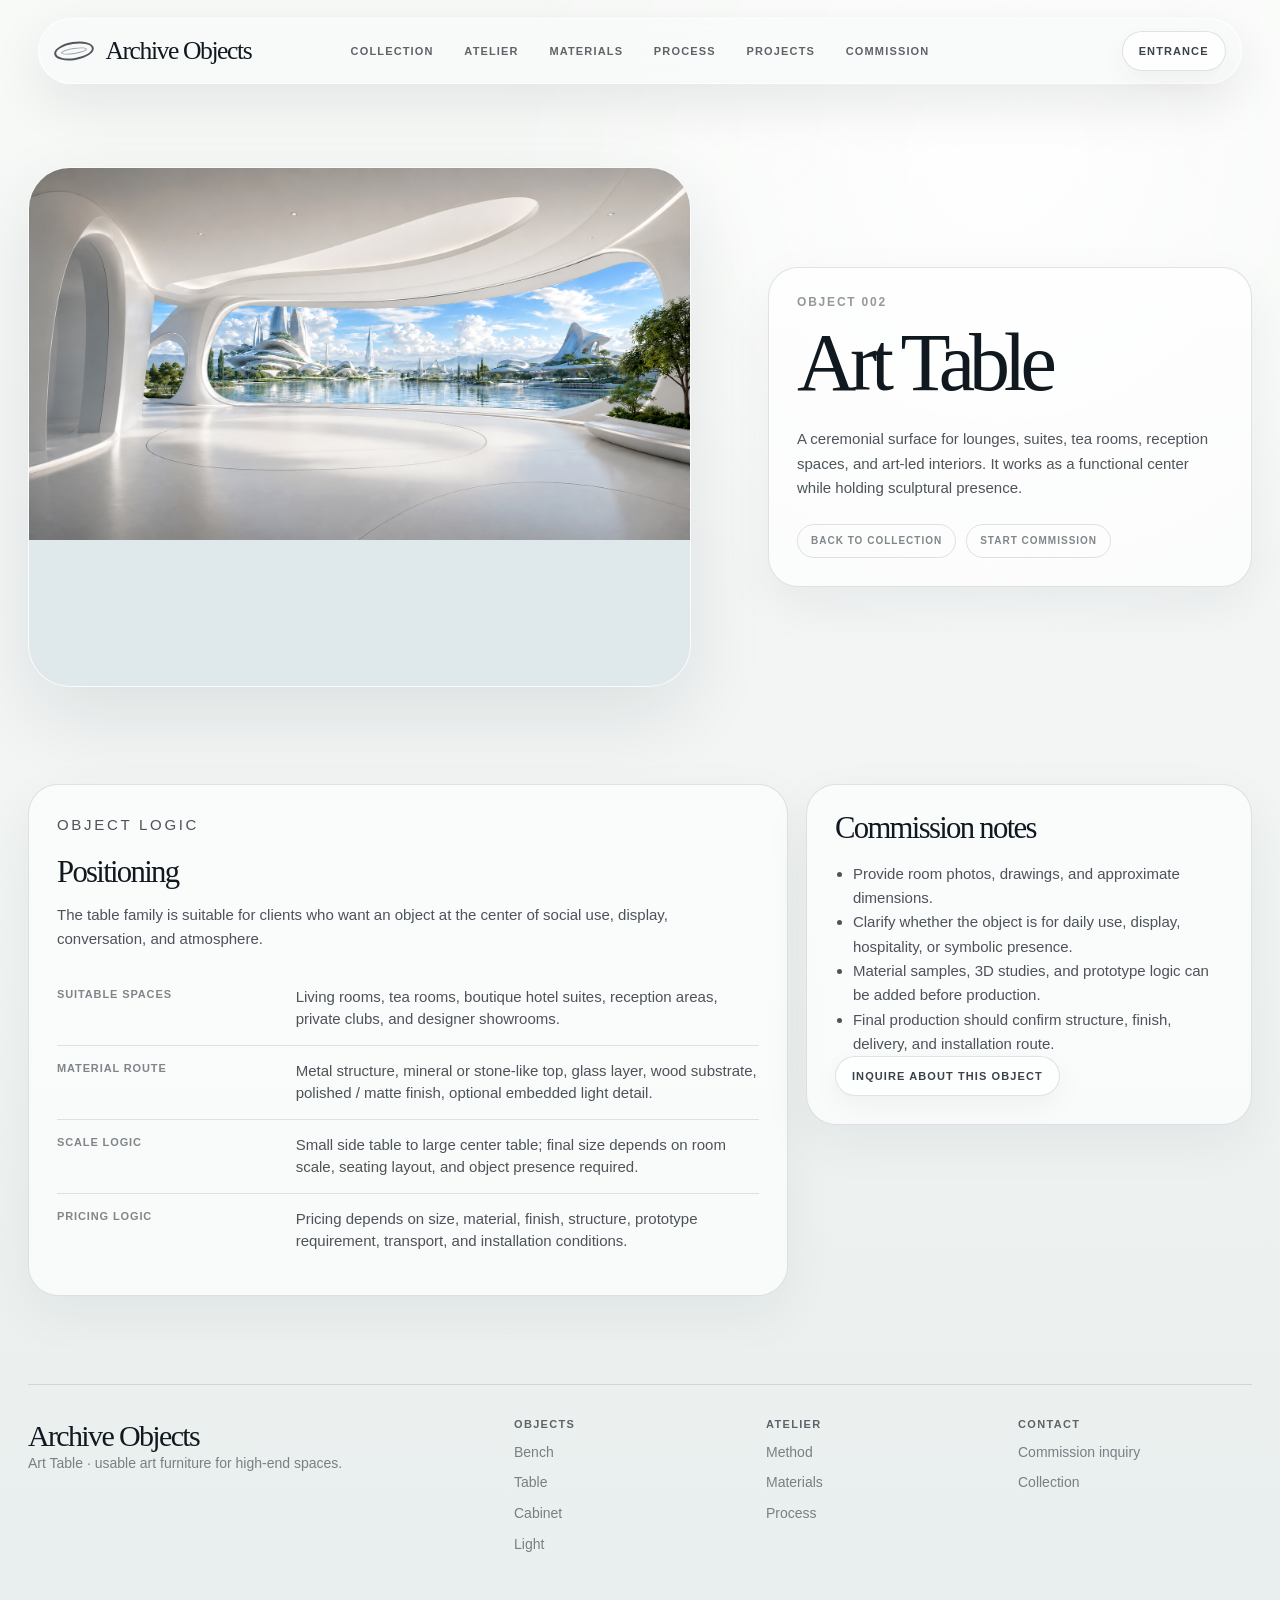
<file: products/table.html>
<!doctype html>
<html lang="en">
<head>
  <meta charset="utf-8" />
  <meta name="viewport" content="width=device-width, initial-scale=1" />
  <title>Archive Objects | Art Table</title>
  <meta name="description" content="Art Table by Archive Objects: usable art furniture for high-end spaces." />
  <link rel="stylesheet" href="../official.css" />
</head>
<body>
  <!--
    文件/模块目的：
    产品详情页模板。每个对象页面负责说明定位、适用空间、材料、尺寸逻辑和委托入口。

    输入输出与规则：
    输入为静态 HTML 与公共 CSS；输出为可双击打开的产品页面。
    页面不承诺固定价格，先建立高端定制的购买方向和咨询路径。

    关键步骤为什么这样做：
    艺术家具不是标准货架商品；产品页要让客户知道可以买什么、适合哪里、如何开始委托。
  -->
  <div class="official-shell product-shell">
    
<header class="official-header" aria-label="Official navigation">
  <a class="official-brand" href="../official.html"><span class="brand-icon" aria-hidden="true"></span><span>Archive Objects</span></a>
  <nav class="official-nav">
    <a data-page href="../collection.html">Collection</a>
    <a data-page href="../atelier.html">Atelier</a>
    <a data-page href="../materials.html">Materials</a>
    <a data-page href="../process.html">Process</a>
    <a data-page href="../project-studies.html">Projects</a>
    <a data-page href="../commission.html">Commission</a>
  </nav>
  <div class="official-actions"><a class="pill-link" href="../index.html">Entrance</a></div>
</header>

    <main class="official-main">
      <section class="page-hero product-hero">
        <div class="product-visual"><img src="../assets/interior-hero-ultra.jpg" alt="Archive Objects gallery background for Art Table" /></div>
        <aside class="product-panel">
          <span class="product-index">Object 002</span>
          <h1 class="page-title medium">Art Table</h1>
          <p class="page-lede">A ceremonial surface for lounges, suites, tea rooms, reception spaces, and art-led interiors. It works as a functional center while holding sculptural presence.</p>
          <div class="product-nav"><a href="../collection.html">Back to collection</a><a href="../commission.html">Start commission</a></div>
        </aside>
      </section>

      <section class="section-block">
        <div class="product-grid">
          <article class="info-card">
            <p class="section-kicker">Object Logic</p>
            <h2>Positioning</h2>
            <p>The table family is suitable for clients who want an object at the center of social use, display, conversation, and atmosphere.</p>
            <table class="spec-table">
              <tr><th>Suitable spaces</th><td>Living rooms, tea rooms, boutique hotel suites, reception areas, private clubs, and designer showrooms.</td></tr>
              <tr><th>Material route</th><td>Metal structure, mineral or stone-like top, glass layer, wood substrate, polished / matte finish, optional embedded light detail.</td></tr>
              <tr><th>Scale logic</th><td>Small side table to large center table; final size depends on room scale, seating layout, and object presence required.</td></tr>
              <tr><th>Pricing logic</th><td>Pricing depends on size, material, finish, structure, prototype requirement, transport, and installation conditions.</td></tr>
            </table>
          </article>
          <aside class="product-panel">
            <h2>Commission notes</h2>
            <ul>
              <li>Provide room photos, drawings, and approximate dimensions.</li>
              <li>Clarify whether the object is for daily use, display, hospitality, or symbolic presence.</li>
              <li>Material samples, 3D studies, and prototype logic can be added before production.</li>
              <li>Final production should confirm structure, finish, delivery, and installation route.</li>
            </ul>
            <a class="page-button" href="../commission.html">Inquire about this object</a>
          </aside>
        </div>
      </section>
    </main>
    <footer class="official-footer">
      <div class="footer-grid">
        <div><div class="footer-brand">Archive Objects</div><p>Art Table · usable art furniture for high-end spaces.</p></div>
        <div><h3>Objects</h3><a href="bench.html">Bench</a><a href="table.html">Table</a><a href="cabinet.html">Cabinet</a><a href="lamp.html">Light</a></div>
        <div><h3>Atelier</h3><a href="../atelier.html">Method</a><a href="../materials.html">Materials</a><a href="../process.html">Process</a></div>
        <div><h3>Contact</h3><a href="../commission.html">Commission inquiry</a><a href="../collection.html">Collection</a></div>
      </div>
    </footer>
  </div>
  <script src="../official.js"></script>
</body>
</html>
</file>
<file: styles.css>
/*
  文件/模块目的：
  v2.5 入口页视觉系统：艺术纸面肌理、非写实 CSS 3D 雕塑家具、作品切换、克制品牌入口。

  输入输出与规则：
  输入为 index.html 中的 3D 结构节点；输出为可拖动旋转的艺术家具入口页。
  不使用未来科技空间、玻璃 UI、蓝色科幻背景；强调材质、留白、雕塑感和画册感。

  关键步骤为什么这样做：
  当前阶段最重要的是把官网气质从“科技展厅”切回“艺术家具档案馆”。
*/

:root {
  --paper: #e8e0d1;
  --paper-deep: #d3c6b4;
  --ink: #2b2722;
  --ink-soft: rgba(43, 39, 34, .68);
  --line: rgba(84, 77, 67, .18);
  --line-strong: rgba(74, 68, 60, .34);
  --object: #e5dccd;
  --object-light: #f4edde;
  --object-dark: #b9ad9c;
  --shadow: rgba(57, 48, 38, .18);
  --serif: Georgia, "Times New Roman", serif;
  --sans: Arial, "Helvetica Neue", sans-serif;
}

* { box-sizing: border-box; }
html, body { margin: 0; min-height: 100%; background: var(--paper); }
body {
  color: var(--ink);
  overflow: hidden;
  font-family: var(--serif);
  user-select: none;
}
a { color: inherit; text-decoration: none; }
button { border: 0; background: transparent; color: inherit; font: inherit; cursor: pointer; }

.entrance-shell {
  width: 100vw;
  height: 100svh;
  overflow: hidden;
  position: relative;
  isolation: isolate;
  background: var(--paper);
}

.art-entrance {
  position: relative;
  width: 100%;
  height: 100%;
  overflow: hidden;
  perspective: 1200px;
}

.paper-field {
  position: absolute;
  inset: -4%;
  z-index: 0;
  background-color: var(--paper);
  background-image:
    radial-gradient(circle at 12% 14%, rgba(255,255,255,.30), transparent 18%),
    radial-gradient(circle at 82% 80%, rgba(136,122,102,.09), transparent 22%),
    repeating-linear-gradient(0deg, rgba(79,70,58,.045) 0 1px, transparent 1px 4px),
    repeating-linear-gradient(90deg, rgba(255,255,255,.055) 0 1px, transparent 1px 5px),
    linear-gradient(180deg, #eee8dc, #e2d8c7 64%, #d7cbb7);
  background-size: auto, auto, 100% 6px, 7px 100%, auto;
  filter: contrast(1.03) saturate(.93);
}
.paper-field::after {
  content: "";
  position: absolute;
  inset: 0;
  background:
    radial-gradient(circle at 50% 50%, transparent 0 48%, rgba(87,70,48,.08) 100%),
    linear-gradient(90deg, rgba(255,255,255,.20), transparent 32%, transparent 70%, rgba(103,82,58,.06));
  pointer-events: none;
}

.entrance-header {
  position: absolute;
  z-index: 30;
  top: clamp(22px, 3.4vh, 42px);
  left: clamp(22px, 4vw, 68px);
  right: clamp(22px, 4vw, 68px);
  display: grid;
  grid-template-columns: minmax(230px, 1fr) auto;
  align-items: center;
  gap: 24px;
}
.brand {
  display: inline-flex;
  align-items: center;
  gap: 12px;
  width: fit-content;
  color: rgba(43,39,34,.86);
  font-size: clamp(25px, 2.3vw, 36px);
  line-height: 1;
  letter-spacing: -.052em;
}
.brand-mark {
  width: 42px;
  height: 19px;
  border: 1.5px solid rgba(43,39,34,.58);
  border-radius: 50%;
  transform: rotate(-10deg);
  position: relative;
}
.brand-mark::after {
  content: "";
  position: absolute;
  inset: 4px 5px;
  border: 1px solid rgba(43,39,34,.32);
  border-radius: 50%;
}
.entrance-nav {
  display: flex;
  align-items: center;
  justify-content: flex-end;
  gap: clamp(18px, 3vw, 44px);
  color: rgba(43,39,34,.58);
  font: 800 11px/1 var(--sans);
  letter-spacing: .12em;
  text-transform: uppercase;
}
.entrance-nav a { position: relative; padding: 8px 0; }
.entrance-nav a::after {
  content: "";
  position: absolute;
  left: 50%;
  bottom: 0;
  width: 0;
  height: 1px;
  background: rgba(43,39,34,.5);
  transform: translateX(-50%);
  transition: width .18s ease;
}
.entrance-nav a:hover::after { width: 42px; }

.left-copy {
  position: absolute;
  z-index: 12;
  left: clamp(38px, 6.2vw, 116px);
  top: 50%;
  transform: translateY(-50%);
  width: min(390px, 35vw);
}
.eyebrow {
  margin: 0 0 28px;
  color: rgba(43,39,34,.44);
  font: 850 11px/1 var(--sans);
  letter-spacing: .22em;
  text-transform: uppercase;
}
.left-copy h1 {
  margin: 0;
  color: rgba(43,39,34,.82);
  font-size: clamp(58px, 7vw, 122px);
  font-weight: 400;
  line-height: .86;
  letter-spacing: -.078em;
}
.left-copy p:not(.eyebrow) {
  margin: 28px 0 0;
  max-width: 320px;
  color: var(--ink-soft);
  font: 520 15px/1.8 var(--sans);
}
.entry-actions { display: flex; flex-wrap: wrap; gap: 12px; margin-top: 34px; }
.primary-link, .secondary-link {
  min-height: 42px;
  display: inline-flex;
  align-items: center;
  justify-content: center;
  padding: 0 16px;
  border-radius: 999px;
  border: 1px solid rgba(43,39,34,.22);
  font: 850 10px/1 var(--sans);
  letter-spacing: .12em;
  text-transform: uppercase;
}
.primary-link { background: rgba(43,39,34,.86); color: #f2ecdf; }
.secondary-link { background: rgba(244,238,226,.48); color: rgba(43,39,34,.65); }
.primary-link:hover, .secondary-link:hover { transform: translateY(-1px); }

.object-stage {
  position: absolute;
  z-index: 8;
  left: 50%;
  top: 52%;
  width: min(620px, 44vw);
  height: min(560px, 62vh);
  transform: translate(-34%, -50%);
  display: grid;
  place-items: center;
  cursor: grab;
  touch-action: none;
}
.object-stage:active { cursor: grabbing; }
.model-wrap {
  position: relative;
  width: 560px;
  height: 450px;
  max-width: 100%;
  max-height: 100%;
  transform-style: preserve-3d;
  transform: rotateX(-10deg) rotateY(-22deg);
  transition: transform .12s ease-out;
  will-change: transform;
}
.stage-shadow {
  position: absolute;
  left: 50%;
  top: 70%;
  width: min(520px, 82%);
  height: 90px;
  transform: translateX(-50%) rotateX(60deg);
  border-radius: 50%;
  background: radial-gradient(ellipse at center, rgba(53,45,35,.22), rgba(53,45,35,.08) 45%, transparent 70%);
  filter: blur(14px);
}

.sculpture-model {
  position: absolute;
  inset: 0;
  transform-style: preserve-3d;
  transition: opacity .2s ease;
}
.piece {
  position: absolute;
  transform-style: preserve-3d;
  background: linear-gradient(145deg, var(--object-light), var(--object) 58%, #d1c5b3);
  border: 1px solid rgba(84,77,67,.28);
  box-shadow:
    inset 0 1px 0 rgba(255,255,255,.36),
    inset -8px -10px 18px rgba(91,79,63,.07),
    0 18px 32px rgba(66,55,43,.13);
}
.piece::after {
  content: "";
  position: absolute;
  inset: 0;
  border: 1px solid rgba(255,255,255,.16);
  pointer-events: none;
}
.slab { width: 128px; height: 245px; border-radius: 24px 24px 8px 8px; }
.disc { border-radius: 50%; }
.beam { height: 34px; border-radius: 3px; }
.pin { width: 18px; height: 82px; border-radius: 3px; }
.arch { border: 3px solid rgba(84,77,67,.30); background: transparent; box-shadow: none; }

.slab-main { left: 244px; top: 95px; transform: translateZ(36px) rotateY(0deg); }
.slab-back { left: 184px; top: 132px; width: 116px; height: 210px; transform: translateZ(-26px) rotateY(4deg); opacity: .86; }
.slab-thin { left: 360px; top: 72px; width: 28px; height: 280px; transform: translateZ(4px) rotateY(-9deg); border-radius: 8px; opacity: .84; }
.disc-large { left: 108px; top: 170px; width: 180px; height: 180px; transform: translateZ(-18px) rotateY(12deg); }
.disc-small { left: 238px; top: 304px; width: 82px; height: 82px; transform: translateZ(52px) rotateY(-8deg); }
.beam-low { left: 272px; top: 362px; width: 360px; transform: translateZ(62px) rotateY(-2deg); }
.beam-high { left: 318px; top: 162px; width: 186px; height: 30px; transform: translateZ(74px) rotateY(2deg); }
.pin-left { left: 192px; top: 98px; transform: translateZ(14px); }
.pin-right { left: 213px; top: 84px; height: 98px; transform: translateZ(28px); }
.arch-line { left: 168px; top: 34px; width: 178px; height: 164px; border-bottom: 0; border-radius: 70px 70px 0 0; transform: translateZ(10px) rotateY(8deg); opacity: .78; }

/* Object variants keep the same art language while changing silhouette. */
.model--bench .slab-main { left: 236px; top: 124px; height: 220px; width: 112px; }
.model--bench .disc-large { left: 130px; top: 208px; width: 164px; height: 164px; }
.model--bench .beam-low { left: 164px; top: 350px; width: 470px; height: 38px; transform: translateZ(72px) rotateY(-3deg); }
.model--bench .beam-high { left: 304px; top: 182px; width: 140px; }
.model--bench .slab-back { left: 316px; top: 164px; height: 170px; }
.model--bench .slab-thin { left: 206px; top: 106px; height: 230px; }
.model--bench .arch-line { left: 190px; top: 56px; width: 150px; height: 142px; }

.model--table .slab-main { left: 250px; top: 176px; width: 120px; height: 145px; border-radius: 20px; }
.model--table .disc-large { left: 138px; top: 184px; width: 190px; height: 190px; }
.model--table .disc-small { left: 320px; top: 310px; }
.model--table .beam-low { left: 176px; top: 332px; width: 430px; height: 42px; transform: translateZ(76px) rotateY(-6deg); }
.model--table .beam-high { left: 230px; top: 238px; width: 310px; height: 28px; }
.model--table .slab-back { left: 370px; top: 132px; height: 210px; width: 96px; }
.model--table .slab-thin { display: none; }
.model--table .arch-line { left: 270px; top: 70px; width: 210px; height: 178px; opacity: .55; }

.model--light .slab-main { left: 288px; top: 80px; width: 78px; height: 270px; border-radius: 38px; }
.model--light .disc-large { left: 196px; top: 214px; width: 146px; height: 146px; }
.model--light .disc-small { left: 336px; top: 186px; width: 70px; height: 70px; }
.model--light .beam-low { left: 260px; top: 354px; width: 220px; height: 28px; }
.model--light .beam-high { left: 318px; top: 152px; width: 190px; height: 20px; box-shadow: 0 0 20px rgba(247,235,197,.22), inset 0 1px 0 rgba(255,255,255,.55); }
.model--light .pin-left { left: 244px; top: 110px; height: 220px; width: 12px; }
.model--light .pin-right { left: 404px; top: 98px; height: 250px; width: 10px; }
.model--light .arch-line { left: 210px; top: 44px; width: 245px; height: 220px; opacity: .66; }

.object-panel {
  position: absolute;
  z-index: 14;
  right: clamp(42px, 5vw, 92px);
  bottom: clamp(116px, 14vh, 164px);
  width: min(330px, 27vw);
  color: rgba(43,39,34,.78);
}
.object-id {
  margin: 0 0 14px;
  font: 850 11px/1 var(--sans);
  letter-spacing: .18em;
  text-transform: uppercase;
  color: rgba(43,39,34,.42);
}
.object-panel h2 {
  margin: 0;
  font-size: clamp(30px, 3vw, 50px);
  font-weight: 400;
  line-height: .95;
  letter-spacing: -.055em;
}
.object-panel p:not(.object-id) {
  margin: 18px 0 0;
  color: rgba(43,39,34,.62);
  font: 520 14px/1.72 var(--sans);
}
.object-meta { display: flex; flex-wrap: wrap; gap: 8px; margin-top: 18px; }
.object-meta span {
  padding: 7px 9px;
  border: 1px solid rgba(43,39,34,.14);
  border-radius: 999px;
  background: rgba(244,238,226,.38);
  font: 850 9px/1 var(--sans);
  letter-spacing: .1em;
  text-transform: uppercase;
  color: rgba(43,39,34,.52);
}

.object-switcher {
  position: absolute;
  z-index: 15;
  left: 50%;
  bottom: clamp(24px, 5vh, 54px);
  transform: translateX(-50%);
  display: flex;
  gap: 9px;
  padding: 8px;
  border: 1px solid rgba(43,39,34,.12);
  border-radius: 999px;
  background: rgba(240,232,218,.48);
  backdrop-filter: blur(8px);
}
.object-switcher button {
  min-height: 36px;
  padding: 0 14px;
  border-radius: 999px;
  color: rgba(43,39,34,.50);
  font: 850 10px/1 var(--sans);
  letter-spacing: .1em;
  text-transform: uppercase;
}
.object-switcher button span { margin-right: 8px; color: rgba(43,39,34,.36); }
.object-switcher button.is-active { background: rgba(43,39,34,.82); color: #f2ecdf; }
.object-switcher button.is-active span { color: rgba(242,236,223,.62); }
.rotate-hint {
  position: absolute;
  z-index: 14;
  left: 50%;
  bottom: clamp(78px, 10vh, 108px);
  transform: translateX(-50%);
  color: rgba(43,39,34,.36);
  font: 850 10px/1 var(--sans);
  letter-spacing: .18em;
  text-transform: uppercase;
}

@media (max-width: 980px) {
  body { overflow: auto; }
  .entrance-shell { min-height: 900px; height: auto; }
  .entrance-nav { display: none; }
  .left-copy { top: 150px; left: 28px; transform: none; width: calc(100vw - 56px); }
  .left-copy h1 { font-size: 56px; max-width: 420px; }
  .object-stage { left: 50%; top: 500px; width: 86vw; height: 420px; transform: translateX(-50%); }
  .object-panel { left: 28px; right: auto; bottom: 118px; width: calc(100vw - 56px); }
  .object-switcher { width: calc(100vw - 28px); overflow-x: auto; justify-content: flex-start; }
  .rotate-hint { display: none; }
}

@media (max-width: 560px) {
  .model-wrap { transform: scale(.78) rotateX(-10deg) rotateY(-22deg); }
  .object-stage { top: 475px; }
  .object-panel { bottom: 128px; }
  .object-switcher button { padding: 0 11px; }
}
</file>
<file: official.css>
/*
  文件/模块目的：
  Archive Objects v2.2 官方站统一视觉系统。入口页 index.html 保持前台展示，官方站使用独立多页面结构。

  输入输出与规则：
  输入为本地 HTML、CSS、JS 与 assets 图片；输出为可双击打开的静态官网。
  顶部导航固定；Collection / Atelier / Materials / Process / Projects / Commission 为独立页面。

  关键步骤为什么这样做：
  高端定制官网需要先建立信任、解释产品、说明流程、承接咨询；不能把全部内容堆在入口页。
*/

:root {
  --ink: #101820;
  --ink-2: rgba(16, 24, 32, .74);
  --muted: rgba(16, 24, 32, .52);
  --paper: #f4f6f4;
  --paper-2: #eef2f1;
  --white: #fff;
  --line: rgba(16, 24, 32, .12);
  --line-2: rgba(16, 24, 32, .22);
  --glass: rgba(255, 255, 255, .68);
  --shadow: 0 28px 80px rgba(15, 23, 31, .09);
  --serif: Georgia, "Times New Roman", serif;
  --sans: Arial, "Helvetica Neue", sans-serif;
}

* { box-sizing: border-box; }
html { min-height: 100%; background: var(--paper); scroll-behavior: smooth; }
body {
  margin: 0;
  min-height: 100%;
  background:
    radial-gradient(circle at 78% 10%, rgba(255,255,255,.92), transparent 28%),
    linear-gradient(180deg, #f8faf8 0%, #f2f5f4 42%, #e9efee 100%);
  color: var(--ink);
  font-family: var(--sans);
}
a { color: inherit; text-decoration: none; }
img { max-width: 100%; display: block; }
button, input, textarea, select { font: inherit; }

.official-shell { min-height: 100svh; padding-top: 104px; }
.official-header {
  position: fixed;
  top: 18px;
  left: clamp(16px, 3vw, 54px);
  right: clamp(16px, 3vw, 54px);
  z-index: 50;
  display: grid;
  grid-template-columns: minmax(220px, 1fr) auto minmax(120px, 1fr);
  align-items: center;
  gap: 18px;
  padding: 12px 15px;
  border: 1px solid rgba(255,255,255,.82);
  border-radius: 999px;
  background: rgba(247, 250, 249, .76);
  box-shadow: 0 18px 54px rgba(15, 23, 31, .09);
  backdrop-filter: blur(24px) saturate(1.08);
}
.official-brand {
  display: inline-flex;
  align-items: center;
  gap: 11px;
  width: fit-content;
  font-family: var(--serif);
  font-size: clamp(23px, 2vw, 32px);
  letter-spacing: -.055em;
  line-height: 1;
}
.brand-icon {
  width: 40px;
  height: 18px;
  border: 2px solid rgba(16,24,32,.72);
  border-radius: 50%;
  transform: rotate(-9deg);
  position: relative;
  flex: 0 0 auto;
}
.brand-icon::after {
  content: "";
  position: absolute;
  inset: 4px 5px;
  border: 1px solid rgba(16,24,32,.38);
  border-radius: 50%;
}
.official-nav {
  display: flex;
  align-items: center;
  justify-content: center;
  gap: clamp(16px, 2.4vw, 38px);
  font-size: 11px;
  font-weight: 850;
  letter-spacing: .105em;
  text-transform: uppercase;
  white-space: nowrap;
}
.official-nav a { position: relative; padding: 9px 0; color: rgba(16,24,32,.67); }
.official-nav a::after {
  content: "";
  position: absolute;
  left: 50%;
  bottom: 0;
  width: 0;
  height: 1px;
  transform: translateX(-50%);
  background: rgba(16,24,32,.62);
  transition: width .18s ease;
}
.official-nav a:hover::after,
.official-nav a.is-active::after { width: 42px; }
.official-nav a.is-active { color: rgba(16,24,32,.95); }
.official-actions { justify-self: end; }
.pill-link,
.page-button,
.text-link {
  display: inline-flex;
  align-items: center;
  justify-content: center;
  min-height: 40px;
  padding: 0 16px;
  border-radius: 999px;
  border: 1px solid var(--line);
  background: rgba(255,255,255,.7);
  color: rgba(16,24,32,.82);
  font: 850 11px/1 var(--sans);
  letter-spacing: .1em;
  text-transform: uppercase;
  box-shadow: 0 10px 28px rgba(16,24,32,.045);
}
.pill-link:hover, .page-button:hover, .text-link:hover { background: #fff; border-color: var(--line-2); }

.official-main { width: min(1240px, calc(100vw - 56px)); margin: 0 auto; }
.page-hero {
  min-height: min(760px, calc(100svh - 120px));
  display: grid;
  grid-template-columns: minmax(0, 1.05fr) minmax(360px, .74fr);
  gap: clamp(34px, 6vw, 88px);
  align-items: center;
  padding: clamp(52px, 7vh, 86px) 0 clamp(44px, 7vh, 86px);
}
.page-hero.compact { min-height: auto; padding-bottom: 56px; }
.page-kicker, .section-kicker {
  margin: 0 0 20px;
  color: rgba(16,24,32,.46);
  font: 850 12px/1 var(--sans);
  letter-spacing: .18em;
  text-transform: uppercase;
}
.page-title {
  margin: 0;
  max-width: 960px;
  font-family: var(--serif);
  font-size: clamp(54px, 7.3vw, 112px);
  line-height: .9;
  letter-spacing: -.075em;
  font-weight: 400;
}
.page-title.medium { font-size: clamp(46px, 6.4vw, 92px); }
.page-lede {
  margin: 28px 0 0;
  max-width: 720px;
  color: var(--ink-2);
  font: 520 clamp(16px, 1.45vw, 21px)/1.62 var(--sans);
}
.cn { color: rgba(16,24,32,.55); }
.hero-card {
  align-self: stretch;
  min-height: 460px;
  border-radius: 42px;
  overflow: hidden;
  position: relative;
  border: 1px solid rgba(255,255,255,.86);
  background: #dfe8eb;
  box-shadow: var(--shadow);
}
.hero-card img { width: 100%; height: 100%; object-fit: cover; filter: saturate(1.02) contrast(1.03); }
.hero-note {
  position: absolute;
  left: 24px;
  right: 24px;
  bottom: 24px;
  padding: 18px;
  border: 1px solid rgba(255,255,255,.62);
  border-radius: 24px;
  background: rgba(255,255,255,.43);
  backdrop-filter: blur(20px);
  color: #fff;
  font: 850 12px/1.45 var(--sans);
  letter-spacing: .09em;
  text-transform: uppercase;
}

.section-block { padding: 34px 0 88px; }
.section-head { display: grid; grid-template-columns: minmax(0, .8fr) minmax(320px, .56fr); gap: 34px; align-items: end; margin-bottom: 28px; }
.section-title {
  margin: 0;
  font-family: var(--serif);
  font-size: clamp(38px, 5vw, 76px);
  line-height: .95;
  letter-spacing: -.065em;
  font-weight: 400;
}
.section-copy { margin: 0; color: var(--ink-2); font: 520 16px/1.7 var(--sans); }

.page-grid, .object-grid, .content-grid, .case-grid, .product-grid, .footer-grid {
  display: grid;
  gap: 18px;
}
.page-grid { grid-template-columns: repeat(3, 1fr); padding: 0 0 84px; }
.object-grid { grid-template-columns: repeat(4, 1fr); }
.content-grid.two { grid-template-columns: repeat(2, 1fr); }
.content-grid.three, .case-grid { grid-template-columns: repeat(3, 1fr); }
.product-grid { grid-template-columns: minmax(0, .92fr) minmax(320px, .54fr); align-items: start; }
.gateway-card, .info-card, .object-card, .process-card, .case-card, .form-card, .product-panel {
  border: 1px solid var(--line);
  border-radius: 30px;
  background: rgba(255,255,255,.66);
  box-shadow: 0 18px 52px rgba(16,24,32,.055);
}
.gateway-card, .info-card, .object-card, .process-card, .case-card, .form-card, .product-panel { padding: 28px; }
.gateway-card { min-height: 255px; display: flex; flex-direction: column; }
.gateway-card:hover, .object-card:hover, .case-card:hover { border-color: var(--line-2); background: rgba(255,255,255,.86); }
.card-index, .step-index, .product-index {
  display: block;
  margin-bottom: 18px;
  color: rgba(16,24,32,.44);
  font: 850 12px/1 var(--sans);
  letter-spacing: .15em;
  text-transform: uppercase;
}
.gateway-card h2, .object-card h2, .info-card h2, .process-card h2, .case-card h2, .product-panel h2 {
  margin: 0;
  font-family: var(--serif);
  font-size: clamp(28px, 2.4vw, 39px);
  line-height: 1;
  letter-spacing: -.055em;
  font-weight: 400;
}
.gateway-card p, .object-card p, .info-card p, .process-card p, .case-card p, .product-panel p,
.gateway-card li, .object-card li, .info-card li, .process-card li, .case-card li, .product-panel li {
  color: var(--ink-2);
  font: 520 15px/1.62 var(--sans);
}
.gateway-card p { margin: 18px 0 0; }
.gateway-card .text-link { margin-top: auto; width: fit-content; }
.object-card { min-height: 335px; display: flex; flex-direction: column; }
.object-card ul, .info-card ul, .process-card ul, .product-panel ul { margin: 18px 0 0; padding-left: 18px; }
.object-card .text-link { margin-top: auto; width: fit-content; }
.case-card { min-height: 390px; display: flex; flex-direction: column; }
.case-card .meta-line { margin-top: auto; padding-top: 18px; border-top: 1px solid var(--line); color: var(--muted); font: 850 11px/1.5 var(--sans); letter-spacing: .12em; text-transform: uppercase; }

.spec-table { width: 100%; border-collapse: collapse; margin-top: 20px; overflow: hidden; border-radius: 22px; }
.spec-table tr { border-bottom: 1px solid var(--line); }
.spec-table tr:last-child { border-bottom: 0; }
.spec-table th, .spec-table td { text-align: left; vertical-align: top; padding: 14px 0; font: 520 15px/1.5 var(--sans); }
.spec-table th { width: 34%; color: rgba(16,24,32,.52); font-weight: 850; letter-spacing: .08em; text-transform: uppercase; font-size: 11px; }
.spec-table td { color: var(--ink-2); }

.form-grid { display: grid; grid-template-columns: repeat(2, 1fr); gap: 14px; margin-top: 22px; }
.form-grid .wide { grid-column: 1 / -1; }
label { display: grid; gap: 8px; color: rgba(16,24,32,.56); font: 850 11px/1 var(--sans); letter-spacing: .1em; text-transform: uppercase; }
input, textarea, select {
  width: 100%;
  border: 1px solid var(--line);
  border-radius: 18px;
  padding: 14px 15px;
  background: rgba(255,255,255,.7);
  color: var(--ink);
  outline: none;
}
textarea { min-height: 130px; resize: vertical; }
input:focus, textarea:focus, select:focus { border-color: var(--line-2); background: #fff; }
.form-note { margin-top: 18px; color: var(--muted); font: 520 13px/1.6 var(--sans); }

.product-hero {
  min-height: auto;
  grid-template-columns: minmax(0, .74fr) minmax(340px, .54fr);
}
.product-visual {
  min-height: 520px;
  border-radius: 42px;
  overflow: hidden;
  border: 1px solid rgba(255,255,255,.84);
  box-shadow: var(--shadow);
  background: #dfe8eb;
}
.product-visual img { width: 100%; height: 100%; object-fit: cover; }
.product-nav { display: flex; flex-wrap: wrap; gap: 10px; margin-top: 24px; }
.product-nav a { min-height: 34px; padding: 0 13px; border-radius: 999px; border: 1px solid var(--line); display: inline-flex; align-items: center; font: 850 10px/1 var(--sans); letter-spacing: .1em; text-transform: uppercase; color: var(--muted); }
.product-nav a:hover { color: var(--ink); background: #fff; }

.official-footer {
  width: min(1240px, calc(100vw - 56px));
  margin: 0 auto;
  padding: 34px 0 54px;
  border-top: 1px solid var(--line);
  color: var(--muted);
}
.footer-grid { grid-template-columns: 1.2fr repeat(3, .6fr); align-items: start; }
.footer-brand { font-family: var(--serif); font-size: 30px; letter-spacing: -.055em; color: var(--ink); }
.footer-grid h3 { margin: 0 0 12px; font: 850 11px/1 var(--sans); letter-spacing: .12em; text-transform: uppercase; color: rgba(16,24,32,.65); }
.footer-grid p, .footer-grid a { margin: 0 0 9px; display: block; color: var(--muted); font: 520 14px/1.55 var(--sans); }

@media (max-width: 1000px) {
  .official-header { grid-template-columns: 1fr; border-radius: 26px; align-items: start; }
  .official-nav { justify-content: flex-start; overflow-x: auto; padding-bottom: 3px; }
  .official-actions { justify-self: start; }
  .official-shell { padding-top: 190px; }
  .page-hero, .product-hero, .section-head, .product-grid { grid-template-columns: 1fr; }
  .page-grid, .object-grid, .content-grid.two, .content-grid.three, .case-grid, .footer-grid { grid-template-columns: 1fr; }
  .hero-card, .product-visual { min-height: 360px; }
}

@media (max-width: 560px) {
  .official-main, .official-footer { width: min(100% - 28px, 1240px); }
  .page-title { font-size: 48px; }
  .page-title.medium { font-size: 42px; }
  .gateway-card, .info-card, .object-card, .process-card, .case-card, .form-card, .product-panel { padding: 22px; border-radius: 24px; }
  .form-grid { grid-template-columns: 1fr; }
}


/* v2.3 Product Collection layer */
.collection-hero { grid-template-columns: minmax(0, .82fr) minmax(330px, .48fr); }
.collection-summary-card {
  align-self: stretch;
  padding: 30px;
  border: 1px solid var(--line);
  border-radius: 34px;
  background: rgba(255,255,255,.68);
  box-shadow: var(--shadow);
}
.collection-summary-card h2 {
  margin: 0;
  font-family: var(--serif);
  font-size: clamp(31px, 3.2vw, 50px);
  line-height: .98;
  letter-spacing: -.062em;
  font-weight: 400;
}
.collection-summary-card p,
.collection-summary-card li { color: var(--ink-2); font: 520 15px/1.66 var(--sans); }
.collection-summary-card ul { margin: 20px 0 0; padding-left: 18px; }
.catalog-nav { margin-top: 28px; }
.family-grid {
  display: grid;
  grid-template-columns: repeat(4, 1fr);
  gap: 18px;
}
.family-card {
  min-height: 280px;
  display: flex;
  flex-direction: column;
  padding: 28px;
  border: 1px solid var(--line);
  border-radius: 30px;
  background: rgba(255,255,255,.68);
  box-shadow: 0 18px 52px rgba(16,24,32,.055);
}
.family-card:hover { background: #fff; border-color: var(--line-2); }
.family-card h2 {
  margin: 0;
  font-family: var(--serif);
  font-size: clamp(29px, 2.5vw, 42px);
  line-height: 1;
  letter-spacing: -.055em;
  font-weight: 400;
}
.family-card p { color: var(--ink-2); font: 520 15px/1.62 var(--sans); }
.family-card strong {
  margin-top: auto;
  color: rgba(16,24,32,.58);
  font: 850 11px/1 var(--sans);
  letter-spacing: .12em;
  text-transform: uppercase;
}
.catalog-family { scroll-margin-top: 130px; }
.catalog-family-head {
  display: grid;
  grid-template-columns: minmax(0, 1fr) auto;
  gap: 20px;
  align-items: end;
  margin-bottom: 24px;
}
.catalog-grid {
  display: grid;
  grid-template-columns: repeat(3, 1fr);
  gap: 18px;
}
.catalog-card {
  overflow: hidden;
  border: 1px solid var(--line);
  border-radius: 34px;
  background: rgba(255,255,255,.72);
  box-shadow: 0 18px 54px rgba(16,24,32,.055);
}
.catalog-card:hover { background: #fff; border-color: var(--line-2); }
.catalog-visual {
  height: 230px;
  position: relative;
  overflow: hidden;
  background:
    radial-gradient(circle at 76% 24%, rgba(255,255,255,.9), transparent 26%),
    linear-gradient(135deg, #e8eeed 0%, #f9fbfa 48%, #d7e4e7 100%);
}
.catalog-visual::before {
  content: "";
  position: absolute;
  inset: 22px;
  border-radius: 36px;
  border: 1px solid rgba(16,24,32,.07);
  background: linear-gradient(180deg, rgba(255,255,255,.35), rgba(255,255,255,.08));
}
.catalog-visual::after {
  content: "";
  position: absolute;
  left: 20%; right: 20%; bottom: 34px; height: 16px;
  border-radius: 50%;
  background: rgba(16,24,32,.08);
  filter: blur(8px);
}
.catalog-visual span, .catalog-visual span::before, .catalog-visual span::after { position: absolute; content: ""; display: block; }
.catalog-body { padding: 24px; }
.product-code { display: block; margin-bottom: 12px; color: rgba(16,24,32,.48); font: 850 11px/1 var(--sans); letter-spacing: .14em; text-transform: uppercase; }
.catalog-body h3 { margin: 0; font-family: var(--serif); font-size: clamp(28px, 2.2vw, 38px); line-height: .98; letter-spacing: -.055em; font-weight: 400; }
.catalog-body p { color: var(--ink-2); font: 520 15px/1.62 var(--sans); }
.catalog-body dl { display: grid; grid-template-columns: 68px 1fr; gap: 8px 12px; margin: 18px 0 22px; padding-top: 18px; border-top: 1px solid var(--line); }
.catalog-body dt { color: rgba(16,24,32,.46); font: 850 10px/1.4 var(--sans); letter-spacing: .1em; text-transform: uppercase; }
.catalog-body dd { margin: 0; color: var(--ink-2); font: 520 13px/1.45 var(--sans); }
.collection-cta { display: flex; gap: 12px; flex-wrap: wrap; margin-top: 28px; }
.page-button.ghost { background: transparent; }
/* abstract product silhouettes */
.bench-a span, .bench-b span, .bench-c span { left: 18%; right: 18%; top: 44%; height: 32px; border-radius: 999px; background: rgba(255,255,255,.86); box-shadow: 0 18px 48px rgba(16,24,32,.08); }
.bench-a span::before, .bench-a span::after, .bench-b span::before, .bench-b span::after, .bench-c span::before, .bench-c span::after { width: 14px; height: 54px; bottom: -42px; border-radius: 999px; background: rgba(255,255,255,.75); box-shadow: 0 8px 18px rgba(16,24,32,.06); }
.bench-a span::before, .bench-b span::before, .bench-c span::before { left: 18%; transform: rotate(4deg); }
.bench-a span::after, .bench-b span::after, .bench-c span::after { right: 18%; transform: rotate(-4deg); }
.bench-b span { left: 10%; right: 10%; height: 24px; }
.bench-c span { left: 26%; right: 26%; height: 38px; }
.table-a span, .table-b span, .table-c span { left: 30%; right: 30%; top: 32%; height: 74px; border-radius: 50%; background: rgba(255,255,255,.88); box-shadow: 0 18px 48px rgba(16,24,32,.08); }
.table-a span::before, .table-b span::before, .table-c span::before { left: 46%; top: 56px; width: 18px; height: 72px; border-radius: 999px; background: rgba(255,255,255,.72); }
.table-a span::after, .table-b span::after, .table-c span::after { left: 35%; right: 35%; top: 118px; height: 20px; border-radius: 999px; background: rgba(255,255,255,.76); }
.table-b span { left: 24%; right: 24%; border-radius: 40% 60% 44% 56%; }
.table-c span { left: 38%; right: 38%; height: 58px; }
.cabinet-a span, .cabinet-b span, .cabinet-c span { left: 31%; right: 31%; top: 20%; height: 128px; border-radius: 24px; background: rgba(255,255,255,.84); box-shadow: 0 18px 48px rgba(16,24,32,.08); border: 1px solid rgba(16,24,32,.06); }
.cabinet-a span::before, .cabinet-b span::before, .cabinet-c span::before { left: 16%; right: 16%; top: 52%; height: 1px; background: rgba(16,24,32,.15); }
.cabinet-a span::after, .cabinet-b span::after, .cabinet-c span::after { left: 30%; right: 30%; bottom: -16px; height: 12px; border-radius: 999px; background: rgba(255,255,255,.72); }
.cabinet-b span { left: 18%; right: 18%; height: 80px; top: 34%; }
.cabinet-c span { left: 24%; right: 24%; height: 150px; border-radius: 34px 34px 12px 12px; }
.light-a span, .light-b span, .light-c span { left: 39%; top: 23%; width: 82px; height: 82px; border-radius: 50%; border: 12px solid rgba(255,255,255,.82); box-shadow: 0 18px 52px rgba(16,24,32,.06), inset 0 0 24px rgba(255,255,255,.78); }
.light-a span::before, .light-b span::before, .light-c span::before { left: 31px; top: 72px; width: 12px; height: 72px; border-radius: 999px; background: rgba(255,255,255,.66); }
.light-a span::after, .light-b span::after, .light-c span::after { left: 16px; top: 136px; width: 48px; height: 12px; border-radius: 999px; background: rgba(255,255,255,.7); }
.light-b span { left: 36%; top: 30%; width: 92px; height: 48px; border-radius: 999px; }
.light-c span { left: 31%; top: 16%; width: 132px; height: 132px; border-width: 14px; }

@media (max-width: 1000px) {
  .collection-hero, .catalog-family-head { grid-template-columns: 1fr; }
  .family-grid, .catalog-grid { grid-template-columns: 1fr; }
}
</file>
